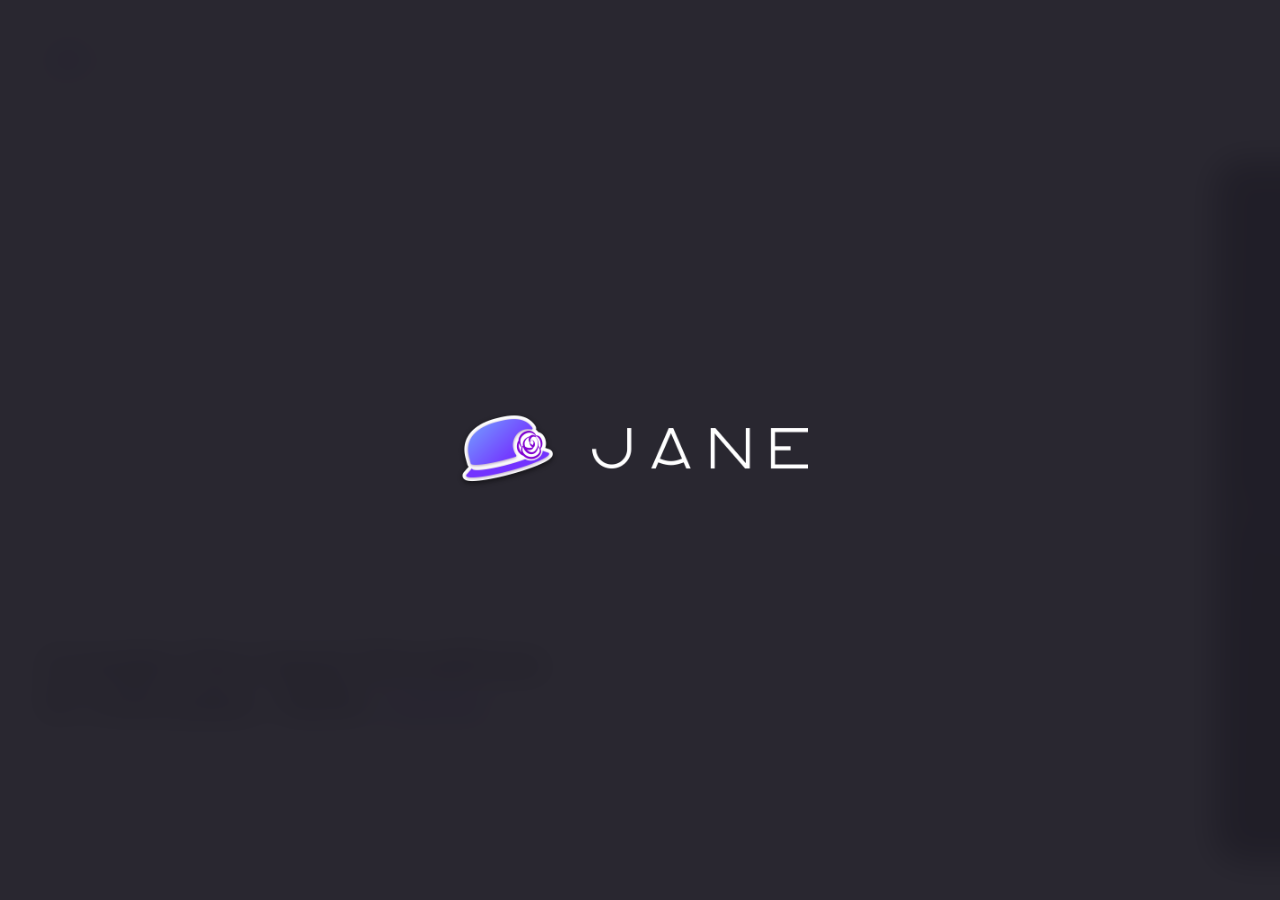
<file: index.html>
<!DOCTYPE html>
<html>

<head>
    <meta charset="utf-8" />
    <meta name="viewport" content="width=device-width, initial-scale=1.0" />
    <!-- Google tag (gtag.js) -->
    <script async src="https://www.googletagmanager.com/gtag/js?id=G-W6GSTQBQQJ"></script>
    <script>
        window.dataLayer = window.dataLayer || [];
        function gtag() { dataLayer.push(arguments); }
        gtag('js', new Date());
        gtag('config', 'G-W6GSTQBQQJ');
    </script>
    <title>Jane | PowerPoint charts done right</title>
    <meta name="viewport" content="width=device-width" />
    <meta name="description"
        content="The easiest & fastest modern PowerPoint timeline & Gantt editor, directly accessible within PowerPoint." />
    <meta property="og:title" content="Jane | PowerPoint charts done right" />
    <meta property="og:description"
        content="The easiest & fastest modern timeline & Gantt editor, directly accessible within PowerPoint." />
    <meta property="og:image" content="https://www.superjane.app/images/open_graph.png" />
    <meta property="og:image:alt" content="Jane: PowerPoint charts done right." />
    <meta property="og:image:width" content="1200" />
    <meta property="og:image:height" content="630" />
    <meta name="twitter:title" content="Jane | PowerPoint charts done right" />
    <meta name="twitter:description"
        content="The easiest & fastest modern timeline & Gantt editor, directly accessible within PowerPoint." />
    <meta name="twitter:url" content="https://www.superjane.app/?src=twitter" />
    <meta name="twitter:image:src" content="https://www.superjane.app/images/twitter.png" />
    <meta name="twitter:image:alt" content="Jane: PowerPoint charts done right." />
    <link rel="stylesheet" type="text/css" href="css/navigation.css?v=6" />
    <link rel="stylesheet" type="text/css" href="css/style.css?v=6" />
    <link rel="stylesheet" type="text/css" href="css/images.css?v=6" />
    <link rel="icon" href="images/favicon.png" />
    <link rel="canonical" href="https://www.superjane.app/" />
    <style>
        @import url('https://fonts.googleapis.com/css2?family=Poppins:ital,wght@0,100;0,200;0,300;0,400;0,500;0,600;0,700;0,800;0,900;1,100;1,200;1,300;1,400;1,500;1,600;1,700;1,800;1,900&display=swap');
    </style>
    <script async src="https://tally.so/widgets/embed.js"></script>
</head>

<body id="body">
    <header>
        <div id="logo" alt="Jane" onClick="navigatePage(1)"></div>
        <div id="menu" onClick="openMenu()">
            <div class="menu_icon" id="men_1"></div>
            <div class="menu_icon" id="men_2"></div>
            <div class="menu_icon" id="men_3"></div>
            <div class="menu_icon" id="men_4"></div>
        </div>
        <div id="menu_list">
            <a class="menu_item button active" id="menu_item_1" onClick="navigatePage(1)">Hello</a>
            <a class="menu_item button" id="menu_item_2" onClick="navigatePage(2)">Who's Jane</a>
            <a class="menu_item button" id="menu_item_3" onClick="navigatePage(3)">How Jane helps</a>
            <a class="menu_item button" id="menu_item_4" onClick="navigatePage(4)">Get a license</a>
        </div>
    </header>


    <section class="content">
        <section class="pages state1" id="page_1">
            <div class="fullscreen_img" id="img_1"></div>
            <div class="fullscreen_img" id="img_2"></div>
            <div class="bottom_content" id="bott_cont_1">
                <h1>Create the best timelines<br>in minutes. With <span>Jane</span>.</h1>
                <button class="button white_button" id="button_1" onClick="navigatePage(2)">Wait, who's Jane?</button>
            </div>
            <div class="navigation nav_page_1" onClick="navigatePage(1)"></div>
        </section>


        <section class="pages state1" id="page_2">
            <h2 class="page_2_title">How can Jane help you?</h2>
            <div class="page_2_content" id="page_2_content_1">
                <div class="slide_img" id="slide_img_1"></div>
                <div class="page_2_text">
                    <h3>Create your best timelines<br>within <span>PowerPoint</span>.</h3>
                    <p>Stay in your favorite tool. Don’t leave data online.</p>
                    <button class="button black_button" onClick="navigatePage(3)">How can Jane help?</button>
                </div>
            </div>
            <div class="page_2_content" id="page_2_content_2">
                <div class="slide_img" id="slide_img_2"></div>
                <div class="page_2_text">
                    <h3>Professional design<br>with <span>no effort</span>.</h3>
                    <p>Create beautiful and readable timelines in a few clicks.</p>
                    <button class="button black_button" onClick="navigatePage(3)">How can Jane help?</button>
                </div>
            </div>
            <div class="page_2_content" id="page_2_content_3">
                <div class="slide_img" id="slide_img_3"></div>
                <div class="page_2_text">
                    <h3>Stay compliant<br>with <span>your brand</span>.</h3>
                    <p>Create timelines that match your brand guidelines without even knowing it.</p>
                    <button class="button black_button" onClick="navigatePage(3)">How can Jane help?</button>
                </div>
            </div>
            <div class="page_2_content" id="page_2_content_4">
                <div class="slide_img" id="slide_img_4"></div>
                <div class="page_2_text">
                    <h3>Always fit your slide,<br>always <span>readable</span>.</h3>
                    <p>Automatically adjust your timeline to your content... and to your slide</p>
                    <button class="button black_button" onClick="navigatePage(3)">How can Jane help?</button>
                </div>
            </div>
            <div class="page_2_content" id="page_2_content_5">
                <div class="slide_img" id="slide_img_5"></div>
                <div class="page_2_text">
                    <h3>Gain time, never<br>start <span>from scratch</span>.</h3>
                    <p>Create timelines with relevant content using Jane’s templates</p>
                    <button class="button black_button" onClick="navigatePage(3)">How can Jane help?</button>
                </div>
            </div>
            <div class="page_2_content" id="page_2_content_6">
                <div class="slide_img" id="slide_img_6"></div>
                <div class="page_2_text">
                    <h3>Don't waste more<br>than <span>a few clicks</span>.</h3>
                    <p>Retrieve the best of web experience within PowerPoint.</p>
                    <button class="button black_button" onClick="navigatePage(3)">How can Jane help?</button>
                </div>
            </div>
            <div class="page_2_nav">
                <div class="page_2_nav_button" id="page_2_nav_up" onClick="navCarousel(0)"><img src="images/icons/Arrow-up.svg"></div>
                <div class="page_2_nav_pagination">
                    <div class="pagination" id="pagination_1" onClick="navCarousel(1)"></div>
                    <div class="pagination" id="pagination_2" onClick="navCarousel(2)"></div>
                    <div class="pagination" id="pagination_3" onClick="navCarousel(3)"></div>
                    <div class="pagination" id="pagination_4" onClick="navCarousel(4)"></div>
                    <div class="pagination" id="pagination_5" onClick="navCarousel(5)"></div>
                    <div class="pagination" id="pagination_6" onClick="navCarousel(6)"></div>
                </div>
                <div class="page_2_nav_button" id="page_2_nav_down" onClick="navCarousel(99)"><img src="images/icons/Arrow-down.svg"></div>
            </div>
            <div class="navigation nav_page_2 left" onClick="navigatePage(2)">
                <div class="arrow" id="arrow_left">
                    <div class="arrow_icon left"></div>
                    <div class="arrow_icon right"></div>
                </div>
            </div>
            <div class="navigation nav_page_2 right" onClick="navigatePage(2)">
                <div class="arrow" id="arrow_right">
                    <div class="arrow_icon left"></div>
                    <div class="arrow_icon right"></div>
                </div>
            </div>
        </section>


        <section class="pages state1" id="page_3">
            <h2>Let Jane help you in your <span>everyday tasks</span>.</h2>
            <div id="page_3_content">
                <a class="use_case" href="use_cases/gantt.html" target="_blank">
                    <div class="use_case_icon" id="uc_icon_1"></div>
                    <h3 class="use_case_title">Gantt charts</h3>
                    <p>Just show your plan and go with the flow.</p>
                    <span class="link">Learn more</span>
                </a>
                <a class="use_case" href="use_cases/roadmap.html" target="_blank">
                    <div class="use_case_icon" id="uc_icon_2"></div>
                    <h3 class="use_case_title">Roadmaps</h3>
                    <p>Showing the way to your company has never been that easy.</p>
                    <span class="link">Learn more</span>
                </a>
                <a class="use_case" href="use_cases/project_planning.html" target="_blank">
                    <div class="use_case_icon" id="uc_icon_3"></div>
                    <h3 class="use_case_title">Project planning</h3>
                    <p>Never lose sight of your activities ever again.</p>
                    <span class="link">Learn more</span>
                </a>
                <a class="use_case" href="use_cases/event_planning.html" target="_blank">
                    <div class="use_case_icon" id="uc_icon_4"></div>
                    <h3 class="use_case_title">Event planning</h3>
                    <p>You cannot say planning is tough anymore.</p>
                    <span class="link">Learn more</span>
                </a>
                <a class="use_case" href="use_cases/workload.html" target="_blank">
                    <div class="use_case_icon" id="uc_icon_5"></div>
                    <h3 class="use_case_title">Workload management</h3>
                    <p>Who does what is a question you will soon forget.</p>
                    <span class="link">Learn more</span>
                </a>
                <a class="use_case disabled_uc" target="_blank">
                    <div class="use_case_icon" id="uc_icon_6"></div>
                    <h3 class="use_case_title">And so much more.</h3>
                    <p>With Jane, everything you can dream of awaits...</p>
                    <span class="link" style="visibility: hidden;">Learn more</span>
                </a>
            </div>
            <button class="button white_button" id="button_3" onClick="navigatePage(4)">Okay, how much?</button>
            <div class="navigation nav_page_3" onClick="navigatePage(3)">
            </div>
        </section>


        <section class="pages state1" id="page_4">
            <div class="pricing">
                <h4>Wanna be a part of Jane's story?</h4>
                <p class="pricing_text price_container"><span class="price stroked">150</span><span class="price real">100€</span>/year per user*</p>
                <p class="asterisk">*because you’re an early bird ♡</p>
                <ul class="pricing_benefits">
                    <li class="pricing_text">PowerPoint Add-on</li>
                    <li class="pricing_text">Unlimited charts</li>
                    <li class="pricing_text">Client support</li>
                    <li class="pricing_text">Product updates included</li>
                    <li class="pricing_text">Discount starting at 10+ users</li>
                </ul>
                <a href="https://buy.stripe.com/7sI28b4nXfYY0nK4gg" target="_blank"><button class="button white_button" id="button_4">Get a license</button></a>
                <p class="asterisk">7-day free trial included</p>
                <div id="contact_icon"></div>
            </div>
            <div class="navigation nav_page_4" onClick="navigatePage(4)">
                <div id="page_4_nav_button"><img src="images/icons/Arrow-hor.svg"></div>
            </div>
            <div class="bottom_links"><a class="link bottom_link" href="legal.html" target="_blank">Terms of services & privacy policy</a> • <a class="link bottom_link" href="faq.html" target="_blank">Frequently Asked Questions</a></div>
        </section>
    </section>
</body>
<section id="loader">
    <div id="loader_logo"></div>
</section>



<script type="text/javascript" src="js/script.js?v=6"></script>
</html>
</file>
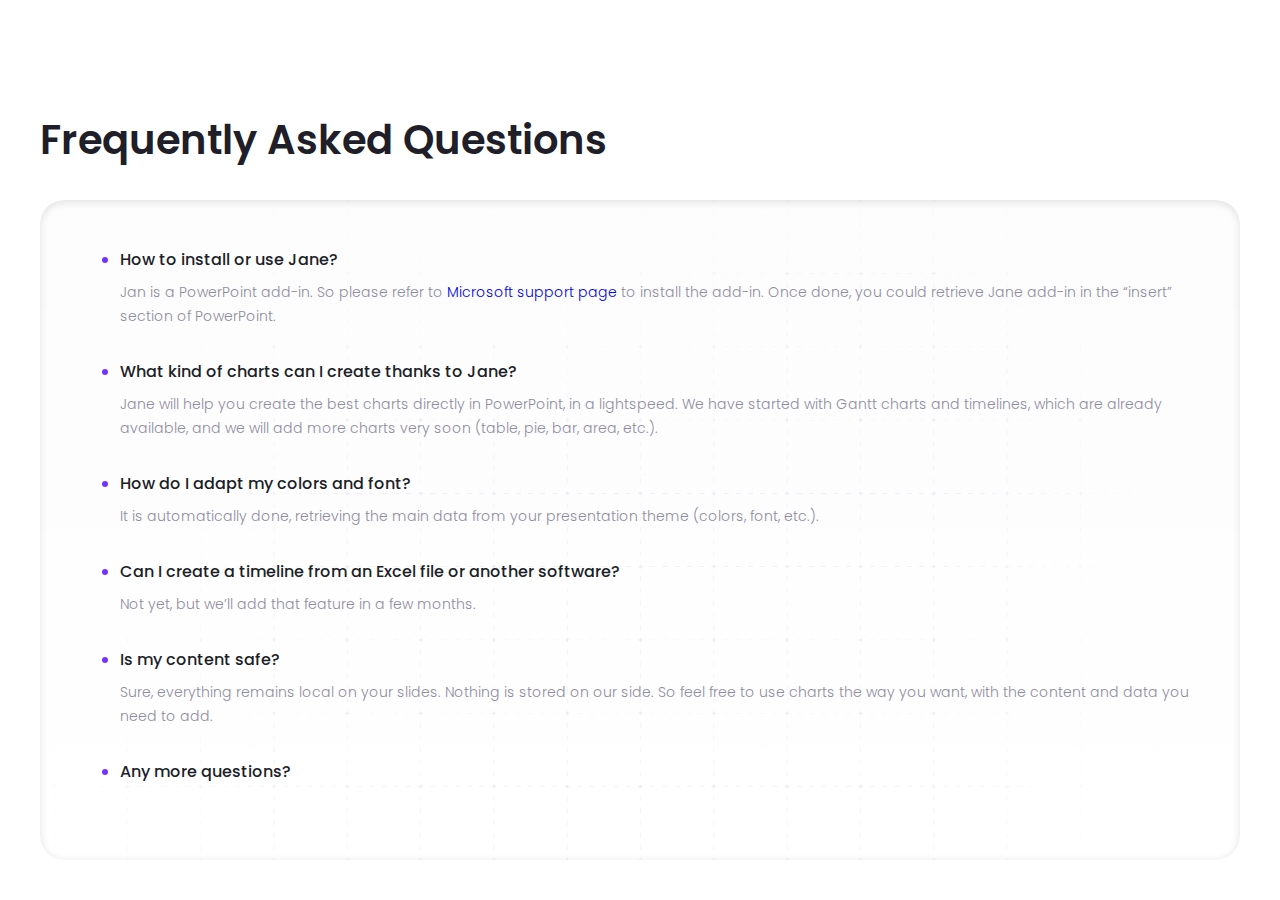
<file: faq.html>
<!DOCTYPE html>
<html>
    <head>
        <meta charset="utf-8" />
        <meta name="viewport" content="width=device-width, initial-scale=1.0" />
        <!-- Google tag (gtag.js) -->
            <script async src="https://www.googletagmanager.com/gtag/js?id=G-W6GSTQBQQJ"></script>
            <script>
                window.dataLayer = window.dataLayer || [];
                function gtag(){dataLayer.push(arguments);}
                gtag('js', new Date());
                gtag('config', 'G-W6GSTQBQQJ');
            </script>
        <title>Jane | FAQ</title>
        <meta name="viewport" content="width=device-width" />
        <meta name="description" content="The easiest & fastest modern PowerPoint timeline & Gantt editor, directly accessible within PowerPoint." />
        <meta property="og:title" content="Jane | PowerPoint charts done right" />
        <meta property="og:description" content="The easiest & fastest modern timeline & Gantt editor, directly accessible within PowerPoint." />
        <meta property="og:image" content="https://www.superjane.app/images/open_graph.png" />
        <meta property="og:image:alt" content="Jane: PowerPoint charts done right." />
        <meta property="og:image:width" content="1200" />
        <meta property="og:image:height" content="630" />
        <meta name="twitter:title" content="Jane | PowerPoint charts done right" />
        <meta name="twitter:description" content="The easiest & fastest modern timeline & Gantt editor, directly accessible within PowerPoint." />
        <meta name="twitter:url" content="https://www.superjane.app/?src=twitter" />
        <meta name="twitter:image:src" content="https://www.superjane.app/images/twitter.png" />
        <meta name="twitter:image:alt" content="Jane: PowerPoint charts done right." />
        <link rel="stylesheet" type="text/css" href="css/navigation.css?v=6" />
        <link rel="stylesheet" type="text/css" href="css/style.css?v=6" />
        <link rel="stylesheet" type="text/css" href="css/legal.css?v=6" />
        <link rel="icon" href="images/favicon.png" />
        <style>
            @import url('https://fonts.googleapis.com/css2?family=Poppins:ital,wght@0,100;0,200;0,300;0,400;0,500;0,600;0,700;0,800;0,900;1,100;1,200;1,300;1,400;1,500;1,600;1,700;1,800;1,900&display=swap');
        </style>
        <script async src="https://tally.so/widgets/embed.js"></script>
    </head>
    <body id="legal_body">
        <header><div alt="Jane" id="logo"><a href="index.html"></a></div></header>
        <h2 id="legal_title">Frequently Asked Questions</h2>
        <section class="legal_section active" id="faq">
            <ul class="legal_list">
                <li>How to install or use Jane?
                    <p>Jan is a PowerPoint add-in. So please refer to <a href="https://support.microsoft.com/en-au/office/add-or-load-a-powerpoint-add-in-3de8bbc2-2481-457a-8841-7334cd5b455f">Microsoft support page</a> to install the add-in. Once done, you could retrieve Jane add-in in the “insert” section of PowerPoint.</p>
                </li>
                <li>What kind of charts can I create thanks to Jane?
                    <p>Jane will help you create the best charts directly in PowerPoint, in a lightspeed. We have started with Gantt charts and timelines, which are already available, and we will add more charts very soon (table, pie, bar, area, etc.).</p>
                </li>
                <li>How do I adapt my colors and font?
                    <p>It is automatically done, retrieving the main data from your presentation theme (colors, font, etc.).</p>
                </li>
                <li>Can I create a timeline from an Excel file or another software?
                    <p>Not yet, but we’ll add that feature in a few months.</p>
                </li>
                <li>Is my content safe?
                    <p>Sure, everything remains local on your slides. Nothing is stored on our side. So feel free to use charts the way you want, with the content and data you need to add.</p>
                </li>
                <li>Any more questions?
                    <iframe data-tally-src="https://tally.so/embed/mD70qb?alignLeft=1&hideTitle=1&dynamicHeight=1" loading="lazy" width="100%" height="253" frameborder="0" marginheight="0" marginwidth="0" title="Support form"></iframe><script>var d=document,w="https://tally.so/widgets/embed.js",v=function(){"undefined"!=typeof Tally?Tally.loadEmbeds():d.querySelectorAll("iframe[data-tally-src]:not([src])").forEach((function(e){e.src=e.dataset.tallySrc}))};if("undefined"!=typeof Tally)v();else if(d.querySelector('script[src="'+w+'"]')==null){var s=d.createElement("script");s.src=w,s.onload=v,s.onerror=v,d.body.appendChild(s);}</script>
                </li>
            </ul>
        </section>
    </body>




    <script type="text/javascript" src="js/legalScript.js?v=6"></script>
</html>
</file>
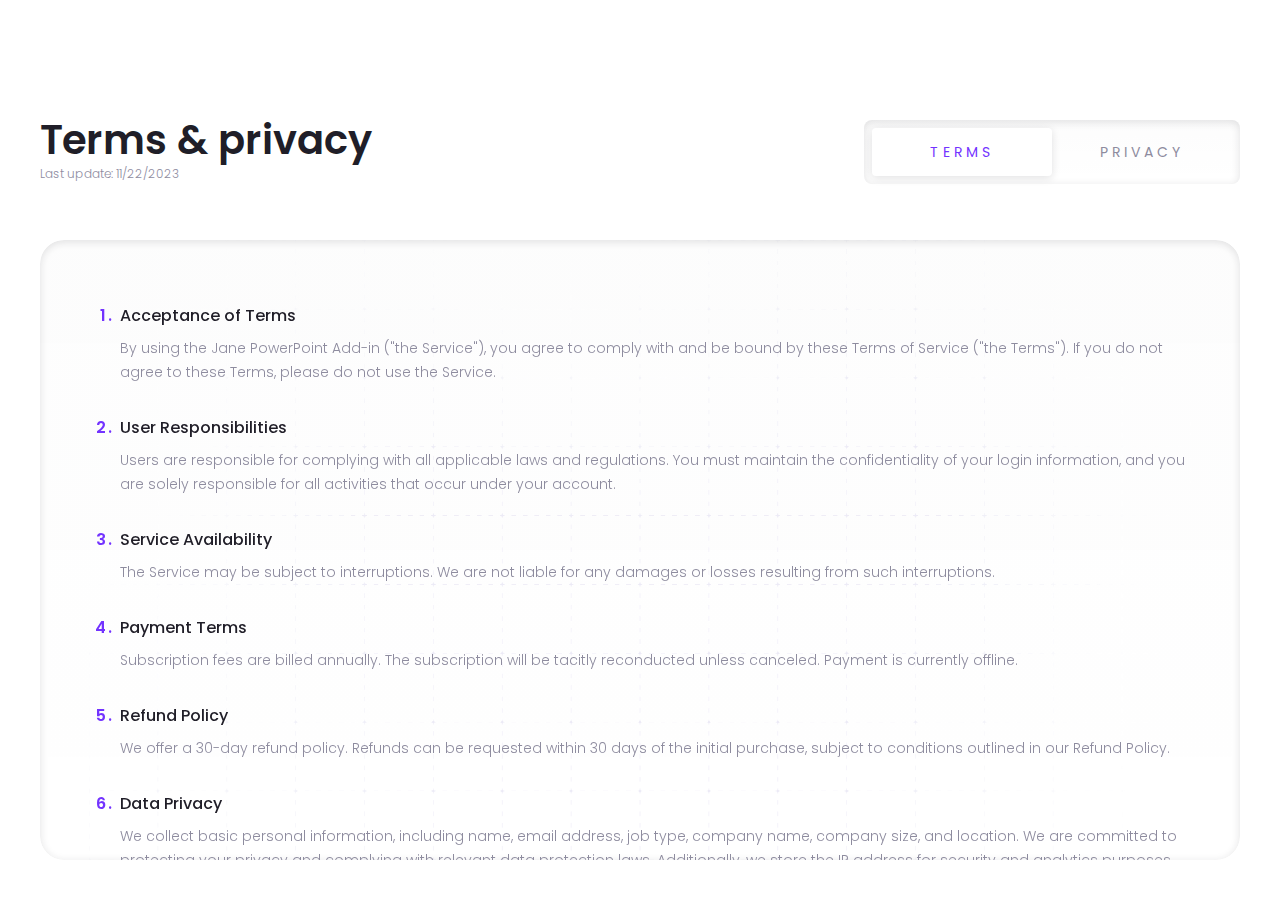
<file: legal.html>
<!DOCTYPE html>
<html>
    <head>
        <meta charset="utf-8" />
        <meta name="viewport" content="width=device-width, initial-scale=1.0" />
        <!-- Google tag (gtag.js) -->
            <script async src="https://www.googletagmanager.com/gtag/js?id=G-W6GSTQBQQJ"></script>
            <script>
                window.dataLayer = window.dataLayer || [];
                function gtag(){dataLayer.push(arguments);}
                gtag('js', new Date());
                gtag('config', 'G-W6GSTQBQQJ');
            </script>
        <title>Jane | Terms of services & privacy policy</title>
        <meta name="viewport" content="width=device-width" />
        <meta name="description" content="The easiest & fastest modern PowerPoint timeline & Gantt editor, directly accessible within PowerPoint." />
        <meta property="og:title" content="Jane | PowerPoint charts done right" />
        <meta property="og:description" content="The easiest & fastest modern timeline & Gantt editor, directly accessible within PowerPoint." />
        <meta property="og:image" content="https://www.superjane.app/images/open_graph.png" />
        <meta property="og:image:alt" content="Jane: PowerPoint charts done right." />
        <meta property="og:image:width" content="1200" />
        <meta property="og:image:height" content="630" />
        <meta name="twitter:title" content="Jane | PowerPoint charts done right" />
        <meta name="twitter:description" content="The easiest & fastest modern timeline & Gantt editor, directly accessible within PowerPoint." />
        <meta name="twitter:url" content="https://www.superjane.app/?src=twitter" />
        <meta name="twitter:image:src" content="https://www.superjane.app/images/twitter.png" />
        <meta name="twitter:image:alt" content="Jane: PowerPoint charts done right." />
        <link rel="stylesheet" type="text/css" href="css/navigation.css?v=6" />
        <link rel="stylesheet" type="text/css" href="css/style.css?v=6" />
        <link rel="stylesheet" type="text/css" href="css/legal.css?v=6" />
        <link rel="icon" href="images/favicon.png" />
        <style>
            @import url('https://fonts.googleapis.com/css2?family=Poppins:ital,wght@0,100;0,200;0,300;0,400;0,500;0,600;0,700;0,800;0,900;1,100;1,200;1,300;1,400;1,500;1,600;1,700;1,800;1,900&display=swap');
        </style>
        <script async src="https://tally.so/widgets/embed.js"></script>
    </head>
    <body id="legal_body">
        <header><div alt="Jane" id="logo"><a href="index.html"></a></div></header>
        <h2 id="legal_title">Terms & privacy</h2>
        <span id="legal_date">Last update: 11/22/2023</span>
        <nav class="tabs">
            <div class="nav_tab active" id="tab_1" onClick="legalNav(0)">Terms</div>
            <div class="nav_tab" id="tab_2" onClick="legalNav(1)">Privacy</div>
        </nav>
        <section class="legal_section active" id="terms">
            <ol class="legal_list">
                <li>Acceptance of Terms
                    <p>By using the Jane PowerPoint Add-in ("the Service"), you agree to comply with and be bound by these Terms of Service ("the Terms"). If you do not agree to these Terms, please do not use the Service.</p>
                </li>
                <li>User Responsibilities
                    <p>Users are responsible for complying with all applicable laws and regulations. You must maintain the confidentiality of your login information, and you are solely responsible for all activities that occur under your account.</p>
                </li>
                <li>Service Availability
                    <p>The Service may be subject to interruptions. We are not liable for any damages or losses resulting from such interruptions.</p>
                </li>
                <li>Payment Terms
                    <p>Subscription fees are billed annually. The subscription will be tacitly reconducted unless canceled. Payment is currently offline.</p>
                </li>
                <li>Refund Policy
                    <p>We offer a 30-day refund policy. Refunds can be requested within 30 days of the initial purchase, subject to conditions outlined in our Refund Policy.</p>
                </li>
                <li>Data Privacy
                    <p>We collect basic personal information, including name, email address, job type, company name, company size, and location. We are committed to protecting your privacy and complying with relevant data protection laws. Additionally, we store the IP address for security and analytics purposes.</p>
                </li>
                <li>Data Storage
                    <p>Client data, including charts, is stored locally in PowerPoint and not on our servers.</p>
                </li>
                <li>Access Control
                    <p>The Service provides individual access for clients. Users are responsible for maintaining the security of their access credentials.</p>
                </li>
                <li>Distribution
                    <p>The add-in will be distributed through the store, subject to the store's terms and conditions.</p>
                </li>
                <li>Intellectual Property
                    <p>Clients retain ownership of the intellectual property rights to charts generated using the Jane add-in.</p>
                </li>
                <li>imitation of Liability
                    <p>We are not liable for any direct, indirect, incidental, consequential, or special damages arising out of or in any way connected with the use of the Service.</p>
                </li>
                <li>Indemnification
                    <p>Users agree to indemnify and hold our company harmless from any claims or liabilities arising out of their use of the Service.</p>
                </li>
                <li>Warranty Exclusion
                    <p>The software is provided ‘As Is’ without any express or implied warranty of any kind, including but not limited to any warranties of merchantability, noninfringement, or fitness of a particular purpose.</p>
                </li>
                <li>Governing Law
                    <p>These Terms are governed by and construed in accordance with the laws of France. Any disputes will be subject to the exclusive jurisdiction of the courts of France.</p>
                </li>
                <li>Modification of Terms
                    <p>We reserve the right to modify these Terms. Users will be notified of changes, and continued use of the Service constitutes acceptance of the modified Terms.</p>
                </li>
                <li>Termination
                    <p>Either party may terminate the agreement under the conditions outlined in these Terms.</p>
                </li>
                <li>Contact Information
                    <p>For support or inquiries, please contact us at <a href="mailto:contact@superjane.app">contact@superjane.app</a>.</p>
                </li>
            </ol>
        </section>
        <section class="legal_section" id="privacy">
            <ol class="legal_list">
                <li>Introduction
                    <p>This Privacy Policy outlines how Jane ("we," "our," or "us") collects, uses, processes, and protects the personal information of users of our services. By using our services, you agree to the terms of this Privacy Policy.</p>
                </li>
                <li>Types of Personal Data Collected
                    <p>We collect the following personal user data:</p>
                    <ul>
                        <li>Names</li>
                        <li>Email addresses</li>
                        <li>Job titles</li>
                        <li>Company names</li>
                        <li>IP addresses</li>
                        <li>Cookie IDs</li>
                        <li>License keys</li>
                        <li>Location information</li>
                    </ul>
                </li>
                <li>Methods of Data Collection
                    <p>We collect the aforementioned data when users create access to our services.</p>
                </li>
                <li>Purpose of Data Collection
                    <p>The data collected is processed to improve the operation and ergonomics of our solution, providing users with an enhanced experience.</p>
                </li>
                <li>Third-Party Services
                    <p>We utilize third-party services for analytics, tracking, and bug reporting. All our suppliers comply with the General Data Protection Regulation (GDPR) and adhere to strict data protection standards.</p>
                </li>
                <li>Data Security Measures
                    <p>We implement various security measures to protect user data, including encryption, secure servers, and access controls. </p>
                </li>
                <li>Cookies and Tracking Technologies
                    <p>COur website uses cookies and other tracking technologies to enhance user experience. Users can manage their preferences related to cookies.</p>
                </li>
                <li>GDPR Compliance
                    <p>If you are a European Union (EU) citizen, please note that we comply with the GDPR. The legal basis for processing your data is [provide legal basis, e.g., consent or legitimate interest]. For GDPR inquiries, you can contact our Data Protection Officer at <a href="mailto:privacy@superjane.app">privacy@superjane.app</a>.</p>
                </li>
                <li>Data Retention Period
                    <p>We will retain your personal information for the period necessary to fulfill the purposes outlined in this Privacy Policy unless a longer retention period is required or permitted by law. Different types of data may have different retention periods.</p>
                </li>
                <li>Updates to the Privacy Policy
                    <p>This Privacy Policy may be updated from time to time. Users will be notified of any changes, and continued use of our services constitutes acceptance of the modified policy.</p>
                </li>
                <li>Contact Information
                    <p>For privacy concerns or questions regarding this Privacy Policy, please contact us at <a href="mailto:contact@superjane.app">contact@superjane.app</a>.</p>
                </li>
            </ol>
        </section>
    </body>



    <script type="text/javascript" src="js/legalScript.js?v=6"></script>
</html>
</file>
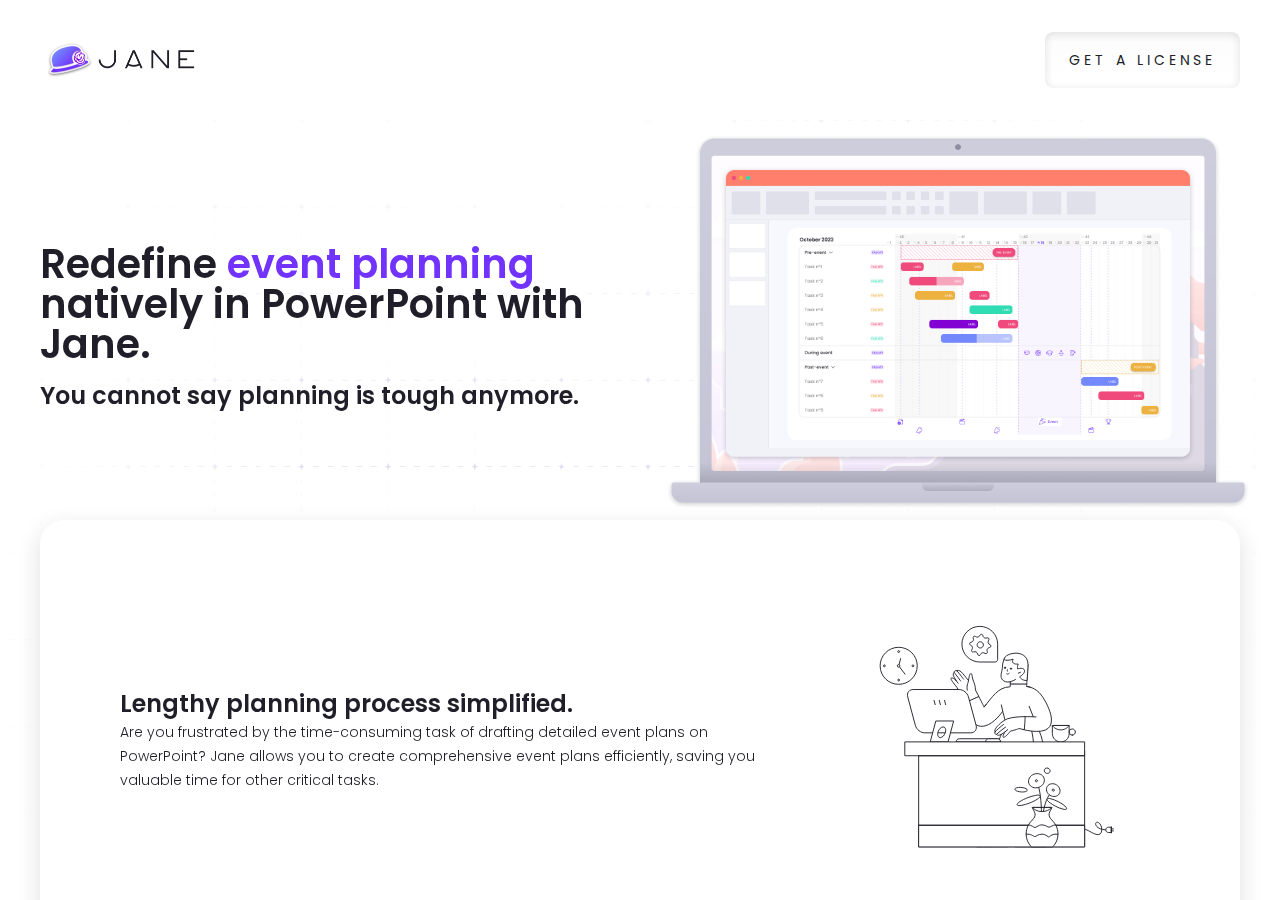
<file: use_cases/event_planning.html>
<!DOCTYPE html>
<html>

<head>
    <meta charset="utf-8" />
    <meta name="viewport" content="width=device-width, initial-scale=1.0" />
    <!-- Google tag (gtag.js) -->
    <script async src="https://www.googletagmanager.com/gtag/js?id=G-W6GSTQBQQJ"></script>
    <script>
        window.dataLayer = window.dataLayer || [];
        function gtag() { dataLayer.push(arguments); }
        gtag('js', new Date());
        gtag('config', 'G-W6GSTQBQQJ');
    </script>
    <title>Jane | Build and report your event planning in no time</title>
    <meta name="viewport" content="width=device-width" />
    <meta name="description"
        content="The easiest & fastest modern PowerPoint timeline & Gantt editor, directly accessible within PowerPoint." />
    <meta property="og:title" content="Jane | Build and report your event planning in no time" />
    <meta property="og:description"
        content="The easiest & fastest modern timeline & Gantt editor, directly accessible within PowerPoint." />
    <meta property="og:image" content="https://www.superjane.app/images/open_graph.png" />
    <meta property="og:image:alt" content="Jane: Build and report your event planning in no time" />
    <meta property="og:image:width" content="1200" />
    <meta property="og:image:height" content="630" />
    <meta name="twitter:title" content="Jane | Build and report your event planning in no time" />
    <meta name="twitter:description"
        content="The easiest & fastest modern timeline & Gantt editor, directly accessible within PowerPoint." />
    <meta name="twitter:url" content="https://www.superjane.app/?src=twitter" />
    <meta name="twitter:image:src" content="https://www.superjane.app/images/twitter.png" />
    <meta name="twitter:image:alt" content="Jane: Build and report your event planning in no time" />
    <link rel="stylesheet" type="text/css" href="../css/navigation.css?v=6" />
    <link rel="stylesheet" type="text/css" href="../css/style.css?v=6" />
    <link rel="stylesheet" type="text/css" href="../css/use_cases.css?v=6" />
    <link rel="stylesheet" type="text/css" href="../css/images.css?v=6" />
    <link rel="icon" href="../images/favicon.png" />
    <link rel="canonical" href="https://www.superjane.app/" />
    <style>
        @import url('https://fonts.googleapis.com/css2?family=Poppins:ital,wght@0,100;0,200;0,300;0,400;0,500;0,600;0,700;0,800;0,900;1,100;1,200;1,300;1,400;1,500;1,600;1,700;1,800;1,900&display=swap');
    </style>
    <script async src="https://tally.so/widgets/embed.js"></script>
</head>

<body id="body">
    <header>
        <a href="../index.html"><div id="logo" alt="Jane"></div></a>
        <a href="https://buy.stripe.com/7sI28b4nXfYY0nK4gg" target="_blank"><button class="button white_button" id="uc_button">Get a license</button></a>
    </header>



    <section class="content">
        <div class="hero">
            <div class="hero_text">
                <h1>Redefine <span>event planning</span> natively in PowerPoint with Jane.</h1>
                <h3>You cannot say planning is tough anymore.</h3>
            </div>
            <div class="hero_image event_planning"></div>
        </div>
        <section class="pain">
            <div class="pain_content left">
                <div class="pain_content_img pci_1 event_planning"></div>
                <div class="pain_content_text">
                    <h3>Lengthy planning process simplified.</h3>
                    <p>Are you frustrated by the time-consuming task of drafting detailed event plans on PowerPoint? Jane allows you to create comprehensive event plans efficiently, saving you valuable time for other critical tasks.</p>
                </div>
            </div>
            <div class="pain_content right">
                <div class="pain_content_img pci_2 event_planning"></div>
                <div class="pain_content_text">
                    <h3>Effortless task updates, not awful anymore.</h3>
                    <p>Updating tasks in PowerPoint can be tough. Jane makes task updates a seamless and hassle-free process. Say goodbye to the frustration of tedious adjustments, and enjoy the ease of managing and updating tasks effortlessly within PowerPoint.</p>
                </div>
            </div>
        </section>
        <section class="solution">
            <h2>Everybody needs help sometimes. <span>Jane</span> is here for you.</h2>
            <div class="solution_container">
                <div class="solution_content">
                    <div class="solution_content_img sci_1"></div>
                    <div class="solution_content_text">
                        <h3>Template Library</h3>
                        <p>Find the perfect event planning template without the lengthy search. Kickstart your planning process with professionally designed templates.</p>
                    </div>
                </div>
                <div class="solution_content">
                    <div class="solution_content_img sci_2"></div>
                    <div class="solution_content_text">
                        <h3>Auto-Resize magic</h3>
                        <p>No more struggles with resizing elements. Experience a seamless and automated system that maintains visual coherence without the time-consuming manual effort.</p>
                    </div>
                </div>
                <div class="solution_content">
                    <div class="solution_content_img sci_4"></div>
                    <div class="solution_content_text">
                        <h3>Native PowerPoint integration</h3>
                        <p>Embrace a unified platform for efficient event planning and presentation design. Enjoy the benefits of simplicity and familiarity in one powerful package.</p>
                    </div>
                </div>
            </div>
        </section>



        <section class="footer">
            <div class="pricing use_case_content">
                <h4>Ready to elevate your event planning process?</h4>
                <p class="pricing_text price_container"><span class="price stroked">150</span><span class="price real">100€</span>/year per user*</p>
                <p class="asterisk">*because you’re an early bird ♡</p>
                <ul class="pricing_benefits">
                    <li class="pricing_text">PowerPoint Add-on</li>
                    <li class="pricing_text">Unlimited charts</li>
                    <li class="pricing_text">Client support</li>
                    <li class="pricing_text">Product updates included</li>
                    <li class="pricing_text">Discount starting at 10+ users</li>
                </ul>
                <a href="https://buy.stripe.com/7sI28b4nXfYY0nK4gg" target="_blank"><button class="button white_button" id="button_4">Get a license</button></a>
                <p class="asterisk">7-day free trial included</p>
                <div id="contact_icon"></div>
            </div>
            <div class="bottom_links use_case_content"><a class="link bottom_link" href="../legal.html" target="_blank">Terms of services & privacy policy</a> • <a class="link bottom_link" href="../faq.html" target="_blank">Frequently Asked Questions</a></div>
        </section>

        <div id="uc_nav_list">
            <a class="uc_nav_item button left" href="project_planning.html">Project planning</a>
            <a class="uc_nav_item button active" href="event_planning.html">Event planning</a>
            <a class="uc_nav_item button right" href="workload.html">Workload management</a>
        </div>
    </section>
</body>
</file>
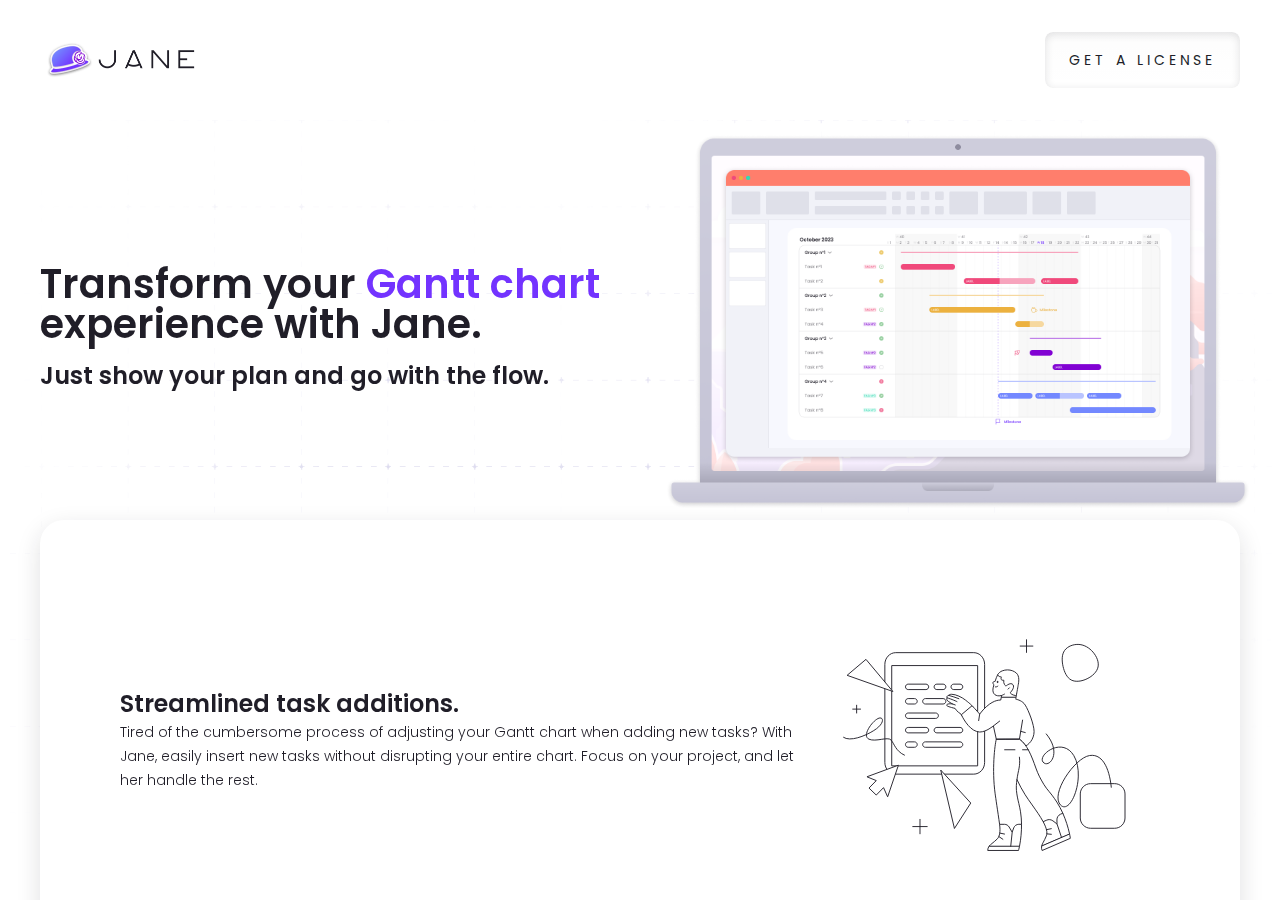
<file: use_cases/gantt.html>
<!DOCTYPE html>
<html>

<head>
    <meta charset="utf-8" />
    <meta name="viewport" content="width=device-width, initial-scale=1.0" />
    <!-- Google tag (gtag.js) -->
    <script async src="https://www.googletagmanager.com/gtag/js?id=G-W6GSTQBQQJ"></script>
    <script>
        window.dataLayer = window.dataLayer || [];
        function gtag() { dataLayer.push(arguments); }
        gtag('js', new Date());
        gtag('config', 'G-W6GSTQBQQJ');
    </script>
    <title>Jane | Build and report gantt charts in no time</title>
    <meta name="viewport" content="width=device-width" />
    <meta name="description"
        content="The easiest & fastest modern PowerPoint timeline & Gantt editor, directly accessible within PowerPoint." />
    <meta property="og:title" content="Jane | Build and report gantt charts in no time" />
    <meta property="og:description"
        content="The easiest & fastest modern timeline & Gantt editor, directly accessible within PowerPoint." />
    <meta property="og:image" content="https://www.superjane.app/images/open_graph.png" />
    <meta property="og:image:alt" content="Jane: Build and report gantt charts in no time" />
    <meta property="og:image:width" content="1200" />
    <meta property="og:image:height" content="630" />
    <meta name="twitter:title" content="Jane | Build and report gantt charts in no time" />
    <meta name="twitter:description"
        content="The easiest & fastest modern timeline & Gantt editor, directly accessible within PowerPoint." />
    <meta name="twitter:url" content="https://www.superjane.app/?src=twitter" />
    <meta name="twitter:image:src" content="https://www.superjane.app/images/twitter.png" />
    <meta name="twitter:image:alt" content="Jane: Build and report gantt charts in no time" />
    <link rel="stylesheet" type="text/css" href="../css/navigation.css?v=6" />
    <link rel="stylesheet" type="text/css" href="../css/style.css?v=6" />
    <link rel="stylesheet" type="text/css" href="../css/use_cases.css?v=6" />
    <link rel="stylesheet" type="text/css" href="../css/images.css?v=6" />
    <link rel="icon" href="../images/favicon.png" />
    <link rel="canonical" href="https://www.superjane.app/" />
    <style>
        @import url('https://fonts.googleapis.com/css2?family=Poppins:ital,wght@0,100;0,200;0,300;0,400;0,500;0,600;0,700;0,800;0,900;1,100;1,200;1,300;1,400;1,500;1,600;1,700;1,800;1,900&display=swap');
    </style>
    <script async src="https://tally.so/widgets/embed.js"></script>
</head>

<body id="body">
    <header>
        <a href="../index.html"><div id="logo" alt="Jane"></div></a>
        <a href="https://buy.stripe.com/7sI28b4nXfYY0nK4gg" target="_blank"><button class="button white_button" id="uc_button">Get a license</button></a>
    </header>



    <section class="content">
        <div class="hero">
            <div class="hero_text">
                <h1>Transform your <span>Gantt chart</span> experience with Jane.</h1>
                <h3>Just show your plan and go with the flow.</h3>
            </div>
            <div class="hero_image gantt"></div>
        </div>
        <section class="pain">
            <div class="pain_content left">
                <div class="pain_content_img pci_1 gantt"></div>
                <div class="pain_content_text">
                    <h3>Streamlined task additions.</h3>
                    <p>Tired of the cumbersome process of adjusting your Gantt chart when adding new tasks? With Jane, easily insert new tasks without disrupting your entire chart. Focus on your project, and let her handle the rest.</p>
                </div>
            </div>
            <div class="pain_content right">
                <div class="pain_content_img pci_2 gantt"></div>
                <div class="pain_content_text">
                    <h3>Effortless timeline adjustments with drag & drop.</h3>
                    <p>Bid farewell to the frustration of rigid timelines. Effortlessly modify task durations, dependencies, and deadlines with a swift gesture. Enjoy a Gantt chart experience that adapts to your project's evolving needs.</p>
                </div>
            </div>
        </section>
        <section class="solution">
            <h2>Everybody needs help sometimes. <span>Jane</span> is here for you.</h2>
            <div class="solution_container">
                <div class="solution_content">
                    <div class="solution_content_img sci_1"></div>
                    <div class="solution_content_text">
                        <h3>Template Library</h3>
                        <p>Kickstart your Gantt chart creation with professionally crafted templates. Say goodbye to starting from scratch and hello to efficiency.</p>
                    </div>
                </div>
                <div class="solution_content">
                    <div class="solution_content_img sci_2"></div>
                    <div class="solution_content_text">
                        <h3>Auto-Resize magic</h3>
                        <p>Seamlessly integrate your Gantt chart in your presentation and stop stressing about resizing, adding or removing anything. Jane handles all that.</p>
                    </div>
                </div>
                <div class="solution_content">
                    <div class="solution_content_img sci_3"></div>
                    <div class="solution_content_text">
                        <h3>Drag & Drop simplicity</h3>
                        <p>Live a fluid and dynamic Gantt-building experience and watch your Gantt chart come to life with no effort.</p>
                    </div>
                </div>
            </div>
        </section>



        <section class="footer">
            <div class="pricing use_case_content">
                <h4>Ready to elevate your Gantt chart creation process?</h4>
                <p class="pricing_text price_container"><span class="price stroked">150</span><span class="price real">100€</span>/year per user*</p>
                <p class="asterisk">*because you’re an early bird ♡</p>
                <ul class="pricing_benefits">
                    <li class="pricing_text">PowerPoint Add-on</li>
                    <li class="pricing_text">Unlimited charts</li>
                    <li class="pricing_text">Client support</li>
                    <li class="pricing_text">Product updates included</li>
                    <li class="pricing_text">Discount starting at 10+ users</li>
                </ul>
                <a href="https://buy.stripe.com/7sI28b4nXfYY0nK4gg" target="_blank"><button class="button white_button" id="button_4">Get a license</button></a>
                <p class="asterisk">7-day free trial included</p>
                <div id="contact_icon"></div>
            </div>
            <div class="bottom_links use_case_content"><a class="link bottom_link" href="../legal.html" target="_blank">Terms of services & privacy policy</a> • <a class="link bottom_link" href="../faq.html" target="_blank">Frequently Asked Questions</a></div>
        </section>
        
        <div id="uc_nav_list">
            <a class="uc_nav_item button active" href="gantt.html">Gantt charts</a>
            <a class="uc_nav_item button right" href="roadmap.html">Roadmaps</a>
        </div>
    </section>
</body>
</file>
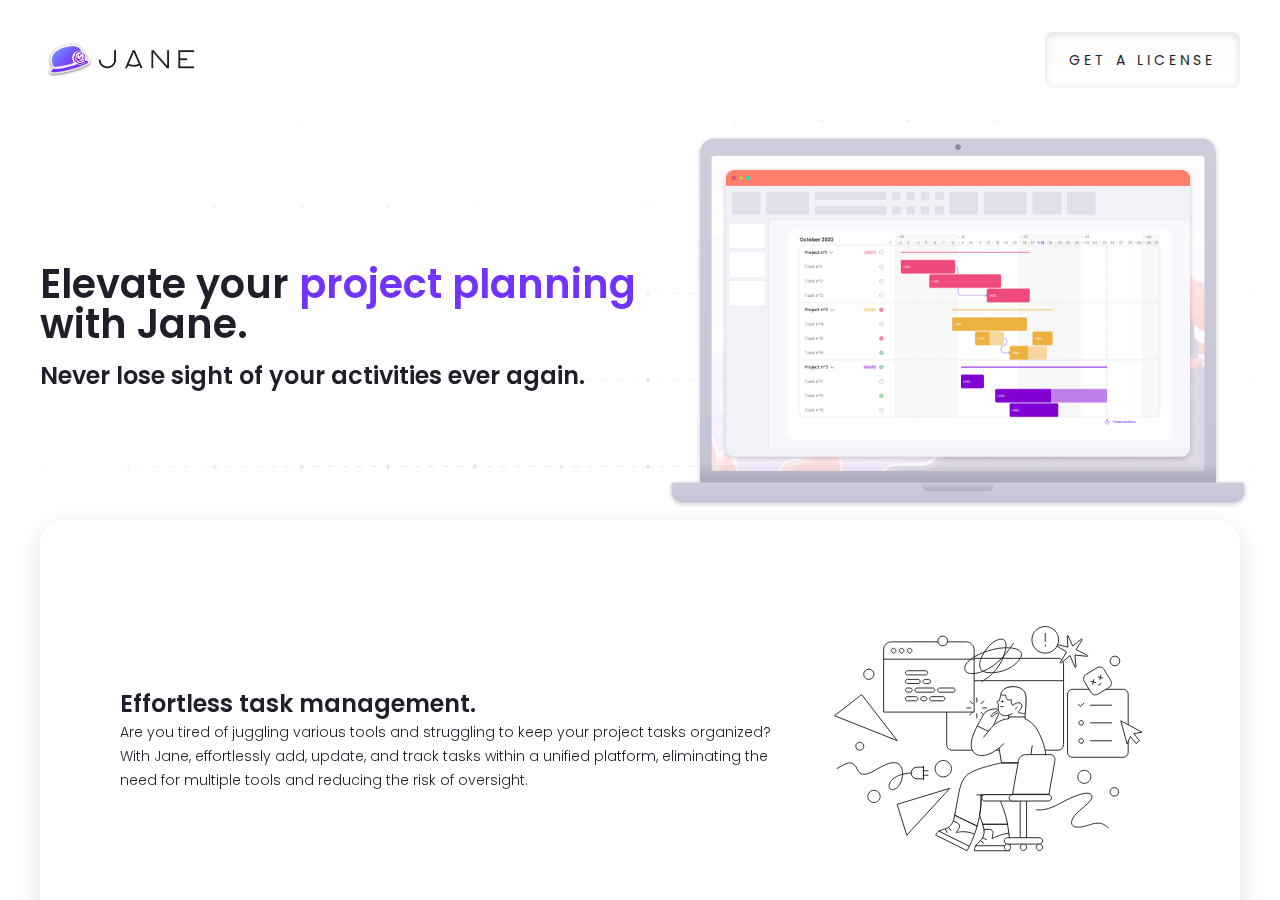
<file: use_cases/project_planning.html>
<!DOCTYPE html>
<html>

<head>
    <meta charset="utf-8" />
    <meta name="viewport" content="width=device-width, initial-scale=1.0" />
    <!-- Google tag (gtag.js) -->
    <script async src="https://www.googletagmanager.com/gtag/js?id=G-W6GSTQBQQJ"></script>
    <script>
        window.dataLayer = window.dataLayer || [];
        function gtag() { dataLayer.push(arguments); }
        gtag('js', new Date());
        gtag('config', 'G-W6GSTQBQQJ');
    </script>
    <title>Jane | Build and report your project planning in no time</title>
    <meta name="viewport" content="width=device-width" />
    <meta name="description"
        content="The easiest & fastest modern PowerPoint timeline & Gantt editor, directly accessible within PowerPoint." />
    <meta property="og:title" content="Jane | Build and report your project planning in no time" />
    <meta property="og:description"
        content="The easiest & fastest modern timeline & Gantt editor, directly accessible within PowerPoint." />
    <meta property="og:image" content="https://www.superjane.app/images/open_graph.png" />
    <meta property="og:image:alt" content="Jane: Build and report your project planning in no time" />
    <meta property="og:image:width" content="1200" />
    <meta property="og:image:height" content="630" />
    <meta name="twitter:title" content="Jane | Build and report your project planning in no time" />
    <meta name="twitter:description"
        content="The easiest & fastest modern timeline & Gantt editor, directly accessible within PowerPoint." />
    <meta name="twitter:url" content="https://www.superjane.app/?src=twitter" />
    <meta name="twitter:image:src" content="https://www.superjane.app/images/twitter.png" />
    <meta name="twitter:image:alt" content="Jane: Build and report your project planning in no time" />
    <link rel="stylesheet" type="text/css" href="../css/navigation.css?v=6" />
    <link rel="stylesheet" type="text/css" href="../css/style.css?v=6" />
    <link rel="stylesheet" type="text/css" href="../css/use_cases.css?v=6" />
    <link rel="stylesheet" type="text/css" href="../css/images.css?v=6" />
    <link rel="icon" href="../images/favicon.png" />
    <link rel="canonical" href="https://www.superjane.app/" />
    <style>
        @import url('https://fonts.googleapis.com/css2?family=Poppins:ital,wght@0,100;0,200;0,300;0,400;0,500;0,600;0,700;0,800;0,900;1,100;1,200;1,300;1,400;1,500;1,600;1,700;1,800;1,900&display=swap');
    </style>
    <script async src="https://tally.so/widgets/embed.js"></script>
</head>

<body id="body">
    <header>
        <a href="../index.html"><div id="logo" alt="Jane"></div></a>
        <a href="https://buy.stripe.com/7sI28b4nXfYY0nK4gg" target="_blank"><button class="button white_button" id="uc_button">Get a license</button></a>
    </header>



    <section class="content">
        <div class="hero">
            <div class="hero_text">
                <h1>Elevate your <span>project planning</span> with Jane.</h1>
                <h3>Never lose sight of your activities ever again.</h3>
            </div>
            <div class="hero_image project_planning"></div>
        </div>
        <section class="pain">
            <div class="pain_content left">
                <div class="pain_content_img pci_1 project_planning"></div>
                <div class="pain_content_text">
                    <h3>Effortless task management.</h3>
                    <p>Are you tired of juggling various tools and struggling to keep your project tasks organized? With Jane, effortlessly add, update, and track tasks within a unified platform, eliminating the need for multiple tools and reducing the risk of oversight.</p>
                </div>
            </div>
            <div class="pain_content right">
                <div class="pain_content_img pci_2 project_planning"></div>
                <div class="pain_content_text">
                    <h3>Dynamic timeline adjustments with drag & drop.</h3>
                    <p>Bid farewell to rigid project timelines that don't adapt to your evolving plans. Jane allows you to make real-time adjustments to project timelines. Whether it's a change in deadlines or task dependencies, enjoy the flexibility of dynamic timeline adjustments.</p>
                </div>
            </div>
        </section>
        <section class="solution">
            <h2>Everybody needs help sometimes. <span>Jane</span> is here for you.</h2>
            <div class="solution_container">
                <div class="solution_content">
                    <div class="solution_content_img sci_1"></div>
                    <div class="solution_content_text">
                        <h3>Template Library</h3>
                        <p>Kickstart your project planning with professionally crafted templates. Say goodbye to starting from scratch and hello to efficiency.</p>
                    </div>
                </div>
                <div class="solution_content">
                    <div class="solution_content_img sci_2"></div>
                    <div class="solution_content_text">
                        <h3>Auto-Resize magic</h3>
                        <p>Seamlessly integrate your project plan in your presentation and stop stressing about resizing, adding or removing anything. Jane handles all that.</p>
                    </div>
                </div>
                <div class="solution_content">
                    <div class="solution_content_img sci_4"></div>
                    <div class="solution_content_text">
                        <h3>PowerPoint workspace</h3>
                        <p>Foster teamwork and enhance communication within your project team. Break down silos, streamline communication, and boost overall project efficiency.</p>
                    </div>
                </div>
            </div>
        </section>



        <section class="footer">
            <div class="pricing use_case_content">
                <h4>Ready to elevate your project planning process?</h4>
                <p class="pricing_text price_container"><span class="price stroked">150</span><span class="price real">100€</span>/year per user*</p>
                <p class="asterisk">*because you’re an early bird ♡</p>
                <ul class="pricing_benefits">
                    <li class="pricing_text">PowerPoint Add-on</li>
                    <li class="pricing_text">Unlimited charts</li>
                    <li class="pricing_text">Client support</li>
                    <li class="pricing_text">Product updates included</li>
                    <li class="pricing_text">Discount starting at 10+ users</li>
                </ul>
                <a href="https://buy.stripe.com/7sI28b4nXfYY0nK4gg" target="_blank"><button class="button white_button" id="button_4">Get a license</button></a>
                <p class="asterisk">7-day free trial included</p>
                <div id="contact_icon"></div>
            </div>
            <div class="bottom_links use_case_content"><a class="link bottom_link" href="../legal.html" target="_blank">Terms of services & privacy policy</a> • <a class="link bottom_link" href="../faq.html" target="_blank">Frequently Asked Questions</a></div>
        </section>

        <div id="uc_nav_list">
            <a class="uc_nav_item button left" href="roadmap.html">Roadmaps</a>
            <a class="uc_nav_item button active" href="project_planning.html">Project planning</a>
            <a class="uc_nav_item button right" href="event_planning.html">Event planning</a>
        </div>
    </section>
</body>
</file>
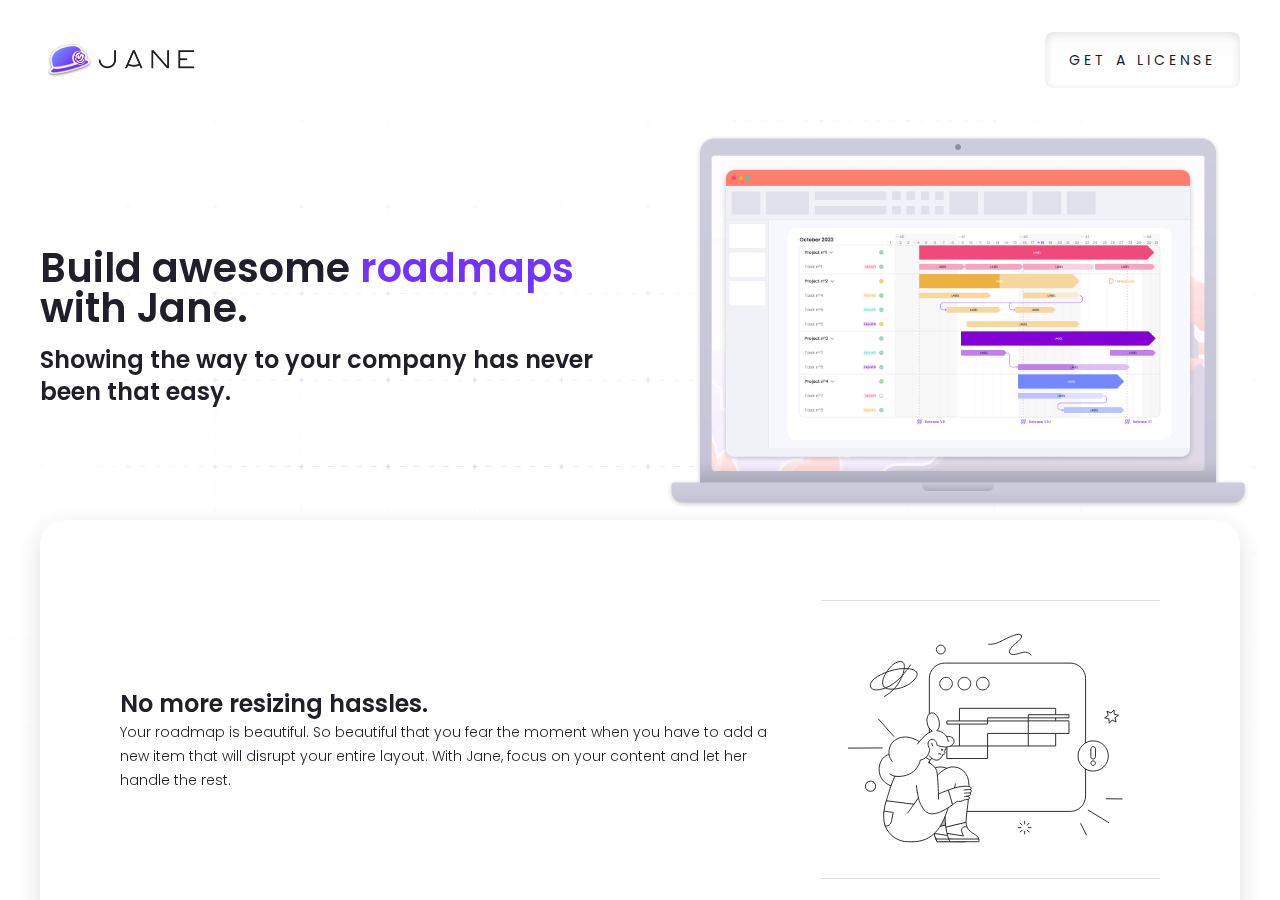
<file: use_cases/roadmap.html>
<!DOCTYPE html>
<html>

<head>
    <meta charset="utf-8" />
    <meta name="viewport" content="width=device-width, initial-scale=1.0" />
    <!-- Google tag (gtag.js) -->
    <script async src="https://www.googletagmanager.com/gtag/js?id=G-W6GSTQBQQJ"></script>
    <script>
        window.dataLayer = window.dataLayer || [];
        function gtag() { dataLayer.push(arguments); }
        gtag('js', new Date());
        gtag('config', 'G-W6GSTQBQQJ');
    </script>
    <title>Jane | Build and report roadmaps in no time</title>
    <meta name="viewport" content="width=device-width" />
    <meta name="description"
        content="The easiest & fastest modern PowerPoint timeline & Gantt editor, directly accessible within PowerPoint." />
    <meta property="og:title" content="Jane | Build and report roadmaps in no time" />
    <meta property="og:description"
        content="The easiest & fastest modern timeline & Gantt editor, directly accessible within PowerPoint." />
    <meta property="og:image" content="https://www.superjane.app/images/open_graph.png" />
    <meta property="og:image:alt" content="Jane: Build and report roadmaps in no time" />
    <meta property="og:image:width" content="1200" />
    <meta property="og:image:height" content="630" />
    <meta name="twitter:title" content="Jane | Build and report roadmaps in no time" />
    <meta name="twitter:description"
        content="The easiest & fastest modern timeline & Gantt editor, directly accessible within PowerPoint." />
    <meta name="twitter:url" content="https://www.superjane.app/?src=twitter" />
    <meta name="twitter:image:src" content="https://www.superjane.app/images/twitter.png" />
    <meta name="twitter:image:alt" content="Jane: Build and report roadmaps in no time" />
    <link rel="stylesheet" type="text/css" href="../css/navigation.css?v=6" />
    <link rel="stylesheet" type="text/css" href="../css/style.css?v=6" />
    <link rel="stylesheet" type="text/css" href="../css/use_cases.css?v=6" />
    <link rel="stylesheet" type="text/css" href="../css/images.css?v=6" />
    <link rel="icon" href="../images/favicon.png" />
    <link rel="canonical" href="https://www.superjane.app/" />
    <style>
        @import url('https://fonts.googleapis.com/css2?family=Poppins:ital,wght@0,100;0,200;0,300;0,400;0,500;0,600;0,700;0,800;0,900;1,100;1,200;1,300;1,400;1,500;1,600;1,700;1,800;1,900&display=swap');
    </style>
    <script async src="https://tally.so/widgets/embed.js"></script>
</head>

<body id="body">
    <header>
        <a href="../index.html"><div id="logo" alt="Jane"></div></a>
        <a href="https://buy.stripe.com/7sI28b4nXfYY0nK4gg" target="_blank"><button class="button white_button" id="uc_button">Get a license</button></a>
    </header>



    <section class="content">
        <div class="hero">
            <div class="hero_text">
                <h1>Build awesome <span>roadmaps</span> with Jane.</h1>
                <h3>Showing the way to your company has never been that easy.</h3>
            </div>
            <div class="hero_image roadmap"></div>
        </div>
        <section class="pain">
            <div class="pain_content left">
                <div class="pain_content_img pci_1 roadmap"></div>
                <div class="pain_content_text">
                    <h3>No more resizing hassles.</h3>
                    <p>Your roadmap is beautiful. So beautiful that you fear the moment when you have to add a new item that will disrupt your entire layout. With Jane, focus on your content and let her handle the rest.</p>
                </div>
            </div>
            <div class="pain_content right">
                <div class="pain_content_img pci_2 roadmap"></div>
                <div class="pain_content_text">
                    <h3>Effortless timeline adjustments with drag & drop.</h3>
                    <p>Modifying deadlines is painful, even more so when you have to report it in your timeline. Save time and frustration with Jane and her dynamic approach to roadmap management. Stop compromising precision.</p>
                </div>
            </div>
        </section>
        <section class="solution">
            <h2>Everybody needs help sometimes. <span>Jane</span> is here for you.</h2>
            <div class="solution_container">
                <div class="solution_content">
                    <div class="solution_content_img sci_1"></div>
                    <div class="solution_content_text">
                        <h3>Template Library</h3>
                        <p>Kickstart your roadmap creation with professionally crafted templates. Say goodbye to starting from scratch and hello to efficiency.</p>
                    </div>
                </div>
                <div class="solution_content">
                    <div class="solution_content_img sci_2"></div>
                    <div class="solution_content_text">
                        <h3>Auto-Resize magic</h3>
                        <p>Seamlessly integrate your roadmap in your presentation and stop stressing about resizing, adding or removing anything. Jane handles all that.</p>
                    </div>
                </div>
                <div class="solution_content">
                    <div class="solution_content_img sci_3"></div>
                    <div class="solution_content_text">
                        <h3>Drag & Drop simplicity</h3>
                        <p>Live a fluid and dynamic roadmap-building experience and watch your roadmap come to life with no effort.</p>
                    </div>
                </div>
            </div>
        </section>



        <section class="footer">
            <div class="pricing use_case_content">
                <h4>Ready to elevate your roadmap creation process?</h4>
                <p class="pricing_text price_container"><span class="price stroked">150</span><span class="price real">100€</span>/year per user*</p>
                <p class="asterisk">*because you’re an early bird ♡</p>
                <ul class="pricing_benefits">
                    <li class="pricing_text">PowerPoint Add-on</li>
                    <li class="pricing_text">Unlimited charts</li>
                    <li class="pricing_text">Client support</li>
                    <li class="pricing_text">Product updates included</li>
                    <li class="pricing_text">Discount starting at 10+ users</li>
                </ul>
                <a href="https://buy.stripe.com/7sI28b4nXfYY0nK4gg" target="_blank"><button class="button white_button" id="button_4">Get a license</button></a>
                <p class="asterisk">7-day free trial included</p>
                <div id="contact_icon"></div>
            </div>
            <div class="bottom_links use_case_content"><a class="link bottom_link" href="../legal.html" target="_blank">Terms of services & privacy policy</a> • <a class="link bottom_link" href="../faq.html" target="_blank">Frequently Asked Questions</a></div>
        </section>

        <div id="uc_nav_list">
            <a class="uc_nav_item button left" href="gantt.html">Gantt charts</a>
            <a class="uc_nav_item button active" href="roadmap.html">Roadmaps</a>
            <a class="uc_nav_item button right" href="project_planning.html">Project planning</a>
        </div>
    </section>
</body>
</file>
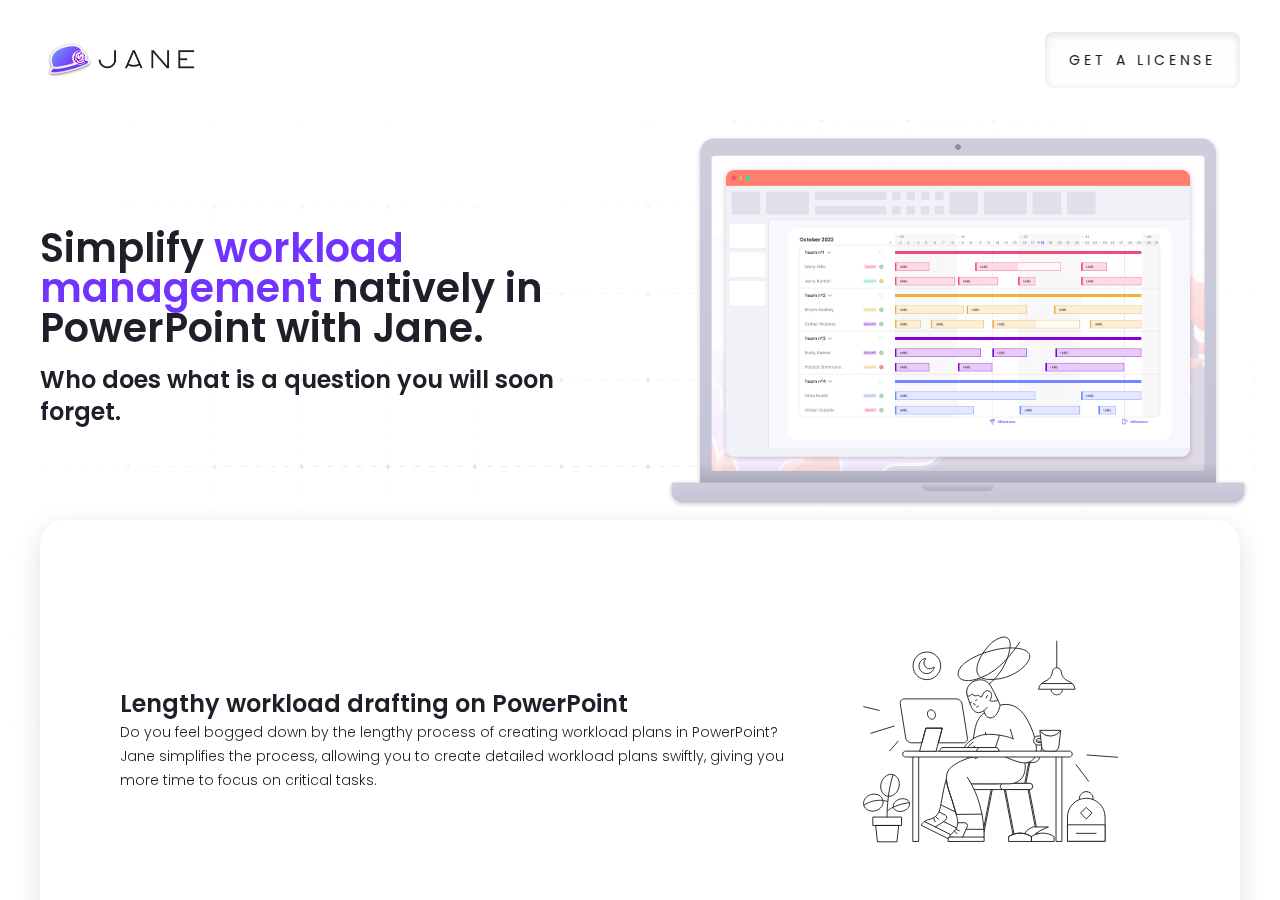
<file: use_cases/workload.html>
<!DOCTYPE html>
<html>

<head>
    <meta charset="utf-8" />
    <meta name="viewport" content="width=device-width, initial-scale=1.0" />
    <!-- Google tag (gtag.js) -->
    <script async src="https://www.googletagmanager.com/gtag/js?id=G-W6GSTQBQQJ"></script>
    <script>
        window.dataLayer = window.dataLayer || [];
        function gtag() { dataLayer.push(arguments); }
        gtag('js', new Date());
        gtag('config', 'G-W6GSTQBQQJ');
    </script>
    <title>Jane | Build and report your event planning in no time</title>
    <meta name="viewport" content="width=device-width" />
    <meta name="description"
        content="The easiest & fastest modern PowerPoint timeline & Gantt editor, directly accessible within PowerPoint." />
    <meta property="og:title" content="Jane | Build and report your workload management in no time" />
    <meta property="og:description"
        content="The easiest & fastest modern timeline & Gantt editor, directly accessible within PowerPoint." />
    <meta property="og:image" content="https://www.superjane.app/images/open_graph.png" />
    <meta property="og:image:alt" content="Jane: Build and report your workload management in no time" />
    <meta property="og:image:width" content="1200" />
    <meta property="og:image:height" content="630" />
    <meta name="twitter:title" content="Jane | Build and report your workload management in no time" />
    <meta name="twitter:description"
        content="The easiest & fastest modern timeline & Gantt editor, directly accessible within PowerPoint." />
    <meta name="twitter:url" content="https://www.superjane.app/?src=twitter" />
    <meta name="twitter:image:src" content="https://www.superjane.app/images/twitter.png" />
    <meta name="twitter:image:alt" content="Jane: Build and report your workload management in no time" />
    <link rel="stylesheet" type="text/css" href="../css/navigation.css?v=6" />
    <link rel="stylesheet" type="text/css" href="../css/style.css?v=6" />
    <link rel="stylesheet" type="text/css" href="../css/use_cases.css?v=6" />
    <link rel="stylesheet" type="text/css" href="../css/images.css?v=6" />
    <link rel="icon" href="../images/favicon.png" />
    <link rel="canonical" href="https://www.superjane.app/" />
    <style>
        @import url('https://fonts.googleapis.com/css2?family=Poppins:ital,wght@0,100;0,200;0,300;0,400;0,500;0,600;0,700;0,800;0,900;1,100;1,200;1,300;1,400;1,500;1,600;1,700;1,800;1,900&display=swap');
    </style>
    <script async src="https://tally.so/widgets/embed.js"></script>
</head>

<body id="body">
    <header>
        <a href="../index.html"><div id="logo" alt="Jane"></div></a>
        <a href="https://buy.stripe.com/7sI28b4nXfYY0nK4gg" target="_blank"><button class="button white_button" id="uc_button">Get a license</button></a>
    </header>



    <section class="content">
        <div class="hero">
            <div class="hero_text">
                <h1>Simplify <span>workload management</span> natively in PowerPoint with Jane.</h1>
                <h3>Who does what is a question you will soon forget.</h3>
            </div>
            <div class="hero_image workload"></div>
        </div>
        <section class="pain">
            <div class="pain_content left">
                <div class="pain_content_img pci_1 workload"></div>
                <div class="pain_content_text">
                    <h3>Lengthy workload drafting on PowerPoint</h3>
                    <p>Do you feel bogged down by the lengthy process of creating workload plans in PowerPoint? Jane simplifies the process, allowing you to create detailed workload plans swiftly, giving you more time to focus on critical tasks.</p>
                </div>
            </div>
            <div class="pain_content right">
                <div class="pain_content_img pci_2 workload"></div>
                <div class="pain_content_text">
                    <h3>Effortless task updates, not a burden anymore.</h3>
                    <p>Updating tasks in PowerPoint can be tough. Jane makes task updates a seamless and hassle-free process. Say goodbye to the frustration of tedious adjustments, and enjoy the ease of managing and updating tasks directly within PowerPoint.</p>
                </div>
            </div>
        </section>
        <section class="solution">
            <h2>Everybody needs help sometimes. <span>Jane</span> is here for you.</h2>
            <div class="solution_container">
                <div class="solution_content">
                    <div class="solution_content_img sci_1"></div>
                    <div class="solution_content_text">
                        <h3>Template Library</h3>
                        <p>Find the perfect workload management template without the lengthy search. Kickstart your planning process with professionally designed templates.</p>
                    </div>
                </div>
                <div class="solution_content">
                    <div class="solution_content_img sci_2"></div>
                    <div class="solution_content_text">
                        <h3>Auto-Resize magic</h3>
                        <p>No more struggles with resizing elements. Experience a seamless and automated system that maintains visual coherence without the time-consuming manual effort.</p>
                    </div>
                </div>
                <div class="solution_content">
                    <div class="solution_content_img sci_4"></div>
                    <div class="solution_content_text">
                        <h3>Native PowerPoint integration</h3>
                        <p>Embrace a unified platform for efficient workload management and presentation design. Enjoy the benefits of simplicity and familiarity in one powerful package.</p>
                    </div>
                </div>
            </div>
        </section>



        <section class="footer">
            <div class="pricing use_case_content">
                <h4>Ready to elevate your workload management process?</h4>
                <p class="pricing_text price_container"><span class="price stroked">150</span><span class="price real">100€</span>/year per user*</p>
                <p class="asterisk">*because you’re an early bird ♡</p>
                <ul class="pricing_benefits">
                    <li class="pricing_text">PowerPoint Add-on</li>
                    <li class="pricing_text">Unlimited charts</li>
                    <li class="pricing_text">Client support</li>
                    <li class="pricing_text">Product updates included</li>
                    <li class="pricing_text">Discount starting at 10+ users</li>
                </ul>
                <a href="https://buy.stripe.com/7sI28b4nXfYY0nK4gg" target="_blank"><button class="button white_button" id="button_4">Get a license</button></a>
                <p class="asterisk">7-day free trial included</p>
                <div id="contact_icon"></div>
            </div>
            <div class="bottom_links use_case_content"><a class="link bottom_link" href="../legal.html" target="_blank">Terms of services & privacy policy</a> • <a class="link bottom_link" href="../faq.html" target="_blank">Frequently Asked Questions</a></div>
        </section>

        <div id="uc_nav_list">
            <a class="uc_nav_item button left" href="event_planning.html">Event planning</a>
            <a class="uc_nav_item button active" href="workload.html">Workload management</a>
        </div>
    </section>
</body>
</file>
<file: css/navigation.css>
/*---------------- MENU ICON ----------------*/
#menu {
    float: right;
    position: relative;
    z-index: 1;
    width: 40px;
    height: 40px;
    margin: 40px 40px 0 0;
    border-radius: 4px;
    cursor: pointer;
    transition: all .2s ease-out;
}

/*---ICON---*/
.menu_icon {
    position: absolute;
    background-color: #201E28;
    height: 2px;
    border-radius: 2px;
    width: 12px;
    margin: 0;
    right: 9px;
    left: auto;
    transition: all .4s cubic-bezier(0, 0, 0, 1.28);
}
#men_1 {
    width: 18px;
    top: 9px;
}
#men_2 {
    width: 22px;
    top: 19px;
}
#men_3 {
    width: 16px;
    top: 29px;
}
#men_4 {
    width: 2px;
    top: 29px;
    right: 29px;
}

/*--- INTERACTION:HOVER ---*/
#menu:hover > #men_1 {
    width: 24px;
}
#menu:hover > #men_2 {
    width: 28px;
}
#menu:hover > #men_3 {
    width: 20px;
}
#menu:hover > #men_4 {
    right: 31px;
}

/*--- INTERACTION:CLICK ---*/
#menu.active > .menu_icon {
    right: calc(50% - 12px);
    top: calc(50% - 1px);
    width: 24px;
}
#menu.active > #men_1 {
    transform: rotate(45deg);
}
#menu.active > #men_2 {
    transform: rotate(-45deg);
}
#menu.active > #men_3, #menu.active > #men_4 {
    display: none;
}

/*--- INTERACTION:CLOSE HOVER ---*/
#menu.active:hover {
    box-shadow: inset 0 2px 4px #201E2822;
    background: linear-gradient(0deg, #201E2800, #201E2803);
}
#menu.active:hover > #men_1, #menu.active:hover > #men_2 {
    width: 20px;
    right: calc(50% - 10px);
}


/*---------------- MENU LIST ----------------*/
#menu_list {
    float: right;
    position: relative;
    z-index: 0;
    margin: 40px 0 0 0;
    height: 40px;
}
.menu_item {
    display: inline-block;
    cursor: pointer;
    pointer-events: none;
    width: 184px;
    height: 40px;
    line-height: 40px;
    text-align: center;
    color: #201E28;


    opacity: 0;
    transition: all .4s cubic-bezier(0, 0, 0, 1);
}
.menu_item:hover {
    letter-spacing: 6px;
}
/*--- INTERACTION ---*/
#menu_list.active > .menu_item {
    opacity: 1;
    width: 224px;
    pointer-events: all;
}
#menu_list.active > .menu_item.active {
    pointer-events: none;
    color: #8E8C9F;
}
#menu_list.active > .menu_item:after {
    display: block;
    margin-left: calc(50% - 2px);
    margin-top: 4px;
    opacity: 0;
    width: 4px;
    height: 4px;
    border-radius: 4px;
    background: #8E8C9F;
    content: "";
    transition: all .4s cubic-bezier(0, 0, 0, 1.28);
}
#menu_list.active > .menu_item.active:after {
    margin-top: 0;
    opacity: 1;
}


/*---------------- USE CASE NAVIGATION ----------------*/
#uc_nav_list {
    position: relative;
    width: 100%;
    text-align: center;
    z-index: 0;
    height: 40px;
}
.uc_nav_item {
    padding: 0 16px;
    line-height: 40px;
    color: #201E28;
}
.uc_nav_item.active {
    color: #8E8C9F;
    pointer-events: none;
}
.uc_nav_item.right:after,
.uc_nav_item.left:before {
    content:"";
    position: relative;
    display: inline-block;
    background-image: url(../images/icons/Arrow-hor.svg);
    background-size: cover;
    background-position: center;
    background-repeat: no-repeat;
    width: 24px;
    height: 12px;
    transition: all .4s cubic-bezier(0, 0, 0, 1.28);
}
.uc_nav_item.left:before {
    transform: rotate(180deg);
    margin-right: 4px;
}
.uc_nav_item.right:hover:after {
    transform: translateX(8px);
}
.uc_nav_item.left:hover:before {
    transform: rotate(180deg) translateX(8px);
}




/*---------------- PAGES & NAVIGATION ----------------*/
/*--- PAGE 1 ---*/
#page_1 {
    left: 0;
    z-index: 0;
}
#page_1.state2 {
    left: -50%;
    opacity: .16;
}
#page_1.state3 {
    left: -100%;
}
#page_1.state4 {
    left: -150%;
}

/*--- PAGE 2 ---*/
#page_2 {
    left: calc(100% - 64px);
    top: 40px;
    z-index: 1;
}
#page_2.state2 {
    left: 120px;
} 
#page_2.state3 {
    left: calc(-100% + 304px);
} 
#page_2.state4 {
    left: -100%;
}

/*--- PAGE 3 ---*/
#page_3 {
    left: 100%;
    z-index: 0;
}
#page_3.state2 {
    left: 50%;
    opacity: .16;
}
#page_3.state3 {
    left: 80px;
}
#page_3.state4 {
    left: -200px;
    opacity: 0;
}

/*--- PAGE 4 ---*/
#page_4 {
    left: 150%;
    z-index: 1;
}
#page_4.state3 {
    left: calc(100% - 64px);
}
#page_4.state4 {
    left: 40px;
}

/*--- INTERACTION ---*/
.navigation {
    background: transparent;
    position: absolute;
    height: 100%;
    top: 0;
    left: 0;
    width: 100%;
    cursor: pointer;
}
.nav_page_2 {
    width: 80px;
}
.nav_page_2.left {
    left: 0;
}
.nav_page_2.right {
    left: auto;
    right: 0;
}
#page_1.state1 > .navigation, #page_2.state2 > .navigation, #page_3.state3 > .navigation, #page_4.state4 > .navigation {
    display: none;
}
#page_1.state2:hover, #page_3.state2:hover {
    opacity: .5;
}


/*---------------- PAGE 2 ----------------*/
.arrow {
    width: 40px;
    height: 40px;
    position: relative;
    top: calc(50% - 20px);
    transition: all .6s cubic-bezier(0, 0, 0, 1);
}
#arrow_left {
    float: left;
    left: 12px;
}
#arrow_right {
    float: right;
    right: 12px;
}
.arrow_icon {
    background-color: white;
    float: left;
    height: 16px;
    border-radius: 2px;
    width: 2px;
    margin-top: 12px;
    transition: all .6s cubic-bezier(0, 0, 0, 1);
}
.arrow_icon.left {
    margin-left: 16px;
}
.arrow_icon.right {
    margin-left: 4px;
}
.nav_page_2:hover > .arrow > .arrow_icon {
    margin-left: 12px;
}
.nav_page_2:hover > #arrow_left {
    transform: translateX(12px);
}
.nav_page_2:hover > #arrow_right {
    transform: translateX(-12px);
}
#page_2.state1:hover {
    left: calc(100% - 88px);
}
#page_2.state3:hover {
    left: calc(-100% + 328px);
}




/*---------------- PAGE 3 ----------------*/






/*---------------- PAGE 4 ----------------*/
#page_4_nav_button {
    position: relative;
    display: flex;
    align-items: center;
    justify-content: center;
    height: 80px;
    width: 24px;
    top: calc(50% - 40px);
    background: white;
    border-radius: 0 24px 24px 0;
    box-shadow: 4px 2px 4px #201E2811;
}
#page_4_nav_button > img {
    width: 24px;
    height: 24px;
    transition: all .4s cubic-bezier(0, 0, 0, 1.28);
}
#page_4:hover.state3 {
    left: calc(100% - 80px);
}
.nav_page_4:hover > #page_4_nav_button > img {
    transform: rotate(180deg);
}


/*---------------- CAROUSEL ----------------*/
.page_2_nav {
    position: absolute;
    display: flex;
    flex-direction: column;
    align-items: center;
    justify-content: center;
    opacity: 0;
    visibility: hidden;
    gap: 24px;
    right: 0;
    top: 0;
    width: 80px;
    height: 100%;
}
#page_2.state2 > .page_2_nav {
    visibility: visible;
    opacity: 1;
}
.page_2_nav_button {
    width: 40px;
    height: 40px;
    display: flex;
    align-items: center;
    justify-content: center;
    cursor: pointer;
    transition: all .4s cubic-bezier(0, 0, 0, 1.28);
}
.page_2_nav_button > img {
    width: 32px;
    transition: all .4s cubic-bezier(0, 0, 0, 1.28);
}
.page_2_nav_button:hover {
    box-shadow: inset 0 2px 4px #00000050;
    background: linear-gradient(0deg, #00000000, #0000000A);
}
.page_2_nav_button:hover > img {
    width: 24px;
}

/*--- CAROUSEL PAGINATION ---*/
.page_2_nav_pagination {
    display: flex;
    flex-direction: column;
    gap: 16px;
}
.pagination {
    width: 4px;
    height: 4px;
    border-radius: 4px;
    border: 1px white solid;
    transition: all .4s cubic-bezier(0, 0, 0, 1);
    cursor: pointer;
}
.pagination.active {
    height: 24px;
    pointer-events: none;
}
.pagination:before {
    position: absolute;
    content: "";
    width: 20px;
    height: 20px;
    margin-left: -8px;
    margin-top: -8px;
}
.pagination:after {
    position: absolute;
    content: "";
    width: 4px;
    height: 4px;
    border-radius: 4px;
    background: #FFFFFF;
    visibility: hidden;
}
.pagination.active:after {
    visibility: visible;
    height: 24px;
    transition: height 8s linear;
}
</file>
<file: css/style.css>
/*---------------- BODY & HEADER ----------------*/
html {
    width: 100%;
    height: 100%;
    position: fixed;
    margin: 0;
    padding: 0;
    overflow: hidden;
}
body {
    margin: 0;
    padding: 0;
    width: 100%;
    height: 100%;
    background-color: white;
    font-family: Poppins, sans-serif;
    font-weight: 400;
}
::selection {
    color: white;
    background: #201E28;
}
::-moz-selection {
    color: white;
    background: #201E28;
}
header {
    width: 100%;
    height: 120px;
    display: inline-block;
    background-color: white;
    z-index: 2;
    position: fixed;
}
#logo {
    float: left;
    width: 160px;
    height: 40px;
    margin: 40px 0 0 40px;
    background-position: center;
    background-size: contain;
    background-repeat: no-repeat;
    cursor: pointer;
}



/*---------------- LOADER ----------------*/
#loader {
    position: fixed;
    width: 100%;
    height: 100%;
    background: #201E28F5;
    backdrop-filter: blur(16px);
    z-index: 3;
    transition: all .8s ease-out;
}
#loader.loaded {
    opacity: 0;
}
#loader.removed {
    display: none;
}
#loader_logo {
    display: inline-block;
    position: absolute;
    width: 360px;
    height: 80px;
    left: calc(50% - 120px);
    top: calc(50% - 40px);
    transform: translateY(80px);
    background-position: center;
    background-size: contain;
    background-repeat: no-repeat;
    opacity: 0;
    transition: .6s cubic-bezier(0, 0, 0, 1);
    filter: blur(16px);
}
#loader_logo:before {
    display: inline-block;
    content: "";
    width: 360px;
    height: 80px;
    background-position: right;
    background-size: contain;
    background-repeat: no-repeat;
    transform: translateX(-320px);
    opacity: 0;
    transition: .6s cubic-bezier(0, 0, 0, 1);
    filter: blur(16px);
}
#loader_logo.pop {
    transform: translateY(0);
}
#loader_logo.pop, #loader_logo.pop:before {
    opacity: 1;
    filter: blur(0);
}
#loader_logo.unpop {
    transform: translateX(200px);
    filter: blur(16px);
}
#loader_logo.unpop:before {
    transform: translateX(-840px);
    filter: blur(16px);
}




/*---------------- DESIGN TOKENS ----------------*/
.button {
    font-family: Poppins;
    font-size: 14px;
    font-weight: 400;
    text-transform: uppercase;
    letter-spacing: 4px;
    flex-shrink: 0;
}
.button:hover {
    color: #7333FF;
}
h1, h2 {
    color: #201E28;
    font-size: 40px;
    line-height: 40px;
    font-weight: 600;
    margin: 40px 0;
}
h1 > span, h2 > span {
    color: #7333FF;
}
h3 {
    color: #201E28;
    font-size: 24px;
    line-height: 32px;
    font-weight: 600;
    margin: 0;
}
h3 > span {
    color: #7388FF;
}
p, ul {
    font-weight: 300;
    font-size: 14px;
    line-height: 24px;
    margin: 0;
    color: #201E28;
}
b {
    font-weight: 600;
}
a {
    text-decoration: none;
}
.link {
    font-weight: 400;
    cursor: pointer;
    margin: 0;
    color: #8E8C9F;
    transition: all .2s ease-out;
}
.link:hover {
    color: #7333FF;
    letter-spacing: 1px;
}
button {
    cursor: pointer;
    height: 56px;
    padding: 0 24px;
    border: 0;
    border-radius: 8px;
    transition: all .2s ease-out;
    width: fit-content;
}
.white_button {
    background: linear-gradient(0deg, #201E2800, #201E2803), white;
    color: #201E28;
    box-shadow: inset 0 2px 8px #201E2822, 0 0 0 #201E2822;
}
.white_button:hover {
    /*background: linear-gradient(30deg, #7333FF, #7388FF);*/
    background: white;
    box-shadow: inset 0 0 0 #201E2822, 0 2px 16px #201E2822;
}
.black_button {
    background: linear-gradient(0deg, #00000000, #0000000A);
    color: white;
    box-shadow: inset 0 2px 8px #00000050, 0 0 0 #00000050;
}
.black_button:hover {
    background: linear-gradient(0deg, #FFFFFF00, #FFFFFF03);
    box-shadow: inset 0 0 0 #00000050, 0 2px 16px #00000050;
    color: #7388FF;
}





/*---------------- PAGES ----------------*/
.content {
    position: absolute;
    top: 120px;
    width: 100%;
    height: calc(100% - 120px);
}
.pages {
    position: absolute;
    display: inline-block;
    width: 100%;
    height: 100%;
    transition: all .6s cubic-bezier(0, 0, 0, 1);
}


/*--- PAGE 1 ---*/
#page_1 {
    background-image:url(../images/BG_page1.png);
    background-position: center;
    background-size: contain;
    background-repeat: no-repeat;
    perspective: 10000px;
}

.fullscreen_img {
    width: calc(100% - 80px);
    height: 100%;
    margin: 0 40px;
    position: absolute;
    background-size: contain;
    background-repeat: no-repeat;
    background-position: center;
    transform: rotateX(10deg) rotateY(-20deg) rotateZ(4deg);
    opacity: 0;
    transition: opacity 1s ease;
}
.bottom_content {
    position: absolute;
    bottom: 0;
    padding: 80px 40px;
    width: calc(100% - 80px);
    max-width: 100%;
    background: linear-gradient(0deg, #FFFFFFFF, #FFFFFF00);
}


/*--- PAGE 2 ---*/
#page_2 {
    width: calc(100% - 240px);
    height: calc(100% - 80px);
    overflow: hidden;
    border-radius: 24px;
    background: linear-gradient(30deg, #201E28, #363341);
    box-shadow: 0 8px 24px #201E2855;
}

h2.page_2_title {
    color: white;
    margin: 40px 80px 16px 80px;
    opacity: 0;
    transform: translateY(24px);
    transition: .6s all .6s cubic-bezier(0, 0, 0, 1);
}
#page_2.state2 > h2.page_2_title {
    opacity: 1;
    transform: translateY(0);
}

.page_2_content {
    position: absolute;
    display: flex;
    align-items: center;
    gap: 40px;
    right: 80px;
    width: calc(100% - 160px);
    height: calc(100% - 96px);
    transform: translateY(200px);
    opacity: 0;
    z-index: 0;
    transition: all .6s cubic-bezier(0, 0, 0, 1);
}
.page_2_content.active {
    transform: translateY(0);
    opacity: 1;
    z-index: 1;
}
.slide_img {
    width: 64%;
    height: 0;
    padding-top: 40%;
    background-size: cover;
    background-repeat: no-repeat;
    background-position: center;
    transform: translateY(120px);
    opacity: 0;
    transition: .6s all .4s cubic-bezier(0, 0, 0, 1);
}
.page_2_content.active > .slide_img {
    transform: translateY(0);
    opacity: 1;
}
.page_2_text {
    transform: translateY(80px);
    width: calc(36% - 40px);
    display: flex;
    flex-direction: column;
    align-items: left;
    justify-content: center;
    gap: 80px;
    opacity: 0;
    transition: .8s all .6s cubic-bezier(0, 0, 0, 1);
}
.page_2_content.active > .page_2_text {
    transform: translateY(0);
    opacity: 1;
    gap: 40px;
}
.page_2_text > h3 {
    color: white;
}
.page_2_text > p {
    width: 100%;
    font-size: 16px;
    font-weight: 400;
    color: #FFFFFFAA;
}


/*--- PAGE 3 ---*/
#page_3 {
    width: calc(100% - 160px);
    height: calc(100% - 24px);
    display: flex;
    flex-direction: column;
    justify-content: flex-start;
    align-items: center;
    gap: 40px;
    overflow: scroll;
    padding-bottom: 40px;
}

#page_3_content {
    position: relative;
    width: 80%;
    display: flex;
    flex-direction: row;
    justify-content: space-around;
    align-items: stretch;
    gap: 24px;
    flex-wrap: wrap;
    transition: all .4s cubic-bezier(0, 0, 0, 1);
}
.use_case {
    flex: 1 1 24%;
    min-width: 184px;
    background: linear-gradient(0deg, #201E2800, #201E2803), white;
    padding: 24px;
    border-radius: 16px;
    display: flex;
    flex-direction: column;
    justify-content: center;
    align-items: center;
    gap: 16px;
    text-align: center;
    box-shadow: inset 0 2px 8px #201E2822, 0 0 0 #201E2822;
    cursor: pointer;
    transition: all .4s cubic-bezier(0, 0, 0, 1);
}
.disabled_uc {
    pointer-events: none;
    box-shadow: inset 0 2px 4px #201E2811, 0 0 0 #201E2811;
}
.use_case:hover {
    box-shadow: inset 0 2px 4px #201E2811, 0 0 0 #201E2811;
}
.use_case:hover > .link {
    color: #7333FF;
    letter-spacing: 1px;
}
.use_case_icon {
    width: 48px;
    height: 48px;
    background: #201E28;
    mask-repeat: no-repeat;
    mask-position: center;
    mask-size: 48px;
    -webkit-mask-repeat: no-repeat;
    -webkit-mask-position: center;
    -webkit-mask-size: 48px;
    transition: all .2s ease-out;
}
.use_case:hover > .use_case_icon {
    mask-size: 40px;
    -webkit-mask-size: 40px;
    background: #7333FF;
}
.use_case_title {
    font-size: 20px;
}



/*--- PRICING ---*/
#page_4 {
    width: calc(100% - 80px);
    height: calc(100% - 24px);
    border-radius: 24px;
    background-color: white;
    background-image: url(../images/BG_page3.png), linear-gradient(0deg, #201E2800, #201E2803);
    background-position: center;
    background-size: contain;
    background-repeat: no-repeat;
    box-shadow: inset 0 2px 8px #201E2822, 0 0 0 #201E2822;
    display: flex;
    flex-direction: column;
    align-items: center;
    justify-content: center;
}

.pricing {
    width: 400px;
    margin-left: 60%;
    padding-bottom: 8px;
    background: white;
    border-radius: 24px;
    text-align: center;
    box-shadow: 0 8px 24px #201E2822;
    transition: all 1s cubic-bezier(0, 0, 0, 1);
    z-index: 1;
}
#page_4.state4 > .pricing {
    margin-left: 0;
    opacity: 1;
}
h4 {
    font-size: 12px;
    line-height: 24px;
    font-weight: 500;
    color: #8E8C9F;
    width: 100%;
    margin: 0;
    padding: 24px 0 23px 0;
    border-bottom: 1px #EFEEF5 solid;
}
.pricing {
    color: #201E28;
    font-weight: 400;
}
.price_container {
    height: 40px;
    margin-top: 24px;
}
.price {
    font-size: 40px;
    line-height: 40px;
}
.price.real {
    font-weight: 600;
    color: #7333FF;
}
.price.stroked {
    font-weight: 300;
    text-decoration: line-through;
    color: #C5C4D6;
    text-decoration-thickness: 2px;
}
.asterisk {
    font-size: 10px;
    color: #8E8C9F;
    font-style: italic;
}
.pricing_benefits {
    width: calc(100% - 128px);
    padding: 15px 16px 15px 32px;
    margin: 24px 40px;
    border-radius: 8px;
    border: 1px #EFEEF5 solid;
}
.pricing_benefits > li {
    text-align: left;
    text-decoration: dotted;

}
.pricing_benefits > li::marker {
    color: #C5C4D6;
}
#contact_icon {
    position: relative;
    left: calc(50% - 40px);
    width: 80px;
    height: 80px;
    background-size: contain;
    background-repeat: no-repeat;
}

.bottom_links {
    position: absolute;
    width: 100%;
    text-align: center;
    color: #C5C4D6;
    bottom: 0;
    opacity: 0;
    transition: .8s all .4s cubic-bezier(0, 0, 0, 1);
    z-index: 0;
}
.bottom_link {
    text-align: center;
    font-size: 12px;
    line-height: 24px;
    display: inline;
    transition: all .4s cubic-bezier(0, 0, 0, 1);
}
#page_4.state4 > .bottom_links {
    opacity: 1;
    bottom: 16px;
}











/*---------------- RESPONSIVE ----------------*/
@media screen and (max-width: 1200px) {
    .menu_item {
        width: auto;
        padding: 0;
        letter-spacing: 2px;
    }
    .menu_item:hover {
        letter-spacing: 2px;
    }
    #menu_list.active > .menu_item {
        width: auto;
        padding: 0 8px;
    }
}
@media screen and (max-width: 1024px) {
    #page_2 {
        overflow: scroll;
    }
    .page_2_content {
        flex-direction: column;
        gap: 16px;
    }
    .slide_img {
        width: 100%;
        padding-top: 64%;
    }
    .page_2_text {
        width: 100%;
    }
}
@media screen and (max-width: 800px) {
/*--- STRUCTURE & NAVIGATION ---*/
    html {
        position: relative;
        overflow-y: auto;
        overflow-x: hidden;
    }
    #menu, #menu_list, #uc_nav_list {
        display: none;
    }
    .footer {
        margin-bottom: 40px;
    }
    .pages {
        left: 0;
        position: relative;
    }
    #page_1 {
        left: 0;
        height: calc(100% - 64px);
    }
    #page_2 {
        left: 24px;
        width: calc(100% - 48px);
        height: auto;
        pointer-events: none;
    }
    #page_3 {
        top: 80px;
        left: 40px;
        width: calc(100% - 80px);
        height: auto;
    }
    #page_4 {
        top: 80px;
        left: 40px;
    }
    #page_4:after {
        content: "";
        display: block;
        position: absolute;
        height: 40px;
        width: 100%;
        top: 100%;
    }
    .navigation {
        display: none;
    }

/*--- CONTENT ---*/
    #button_1, .black_button, #button_3 {
        display: none;
    }
    #img_1 {
        margin: 0;
        width: 100%;
    }
    #img_2 {
        display: none;
    }
    .bottom_content {
        padding: 40px 24px;
    }
    /*---*/
    h2.page_2_title {
        opacity: 1;
        transform: translateY(0);
        margin: 40px 40px 16px 40px;
    }
    .page_2_content {
        position: relative;
        left: 0;
        float: left;
        width: calc(100% - 80px);
        height: auto;
        margin: 0 40px;
        opacity: 1;
        transform: translateY(0);
        padding-bottom: 40px;
    }
    .slide_img {
        opacity: 1;
        transform: translateY(0);
    }
    .page_2_text {
        transform: translateY(0);
        width: 100%;
        gap: 40px;
        opacity: 1;
    }
    .page_2_nav {
        display: none;
    }
    /*---*/
    #page_3_content {
        padding-bottom: 80px;
    }
    /*---*/
    .pricing {
        width: 90%;
        margin-left: 0;
        left: 5%;
        opacity: 1;
    }
}
</file>
<file: css/images.css>
/*------------ GLOBAL ------------*/
#logo {
    background-image:url(../images/logo.png);
}
#loader_logo {
    background-image:url(../images/loader-logo-2.png);
}
#loader_logo:before {
    background-image:url(../images/loader-logo-1.png);
}
#contact_icon {
    background-image:url(../images/logo-end.png);
}

/*------------ HOME PAGE ------------*/

/*--- Hero illustration ---*/
#img_1 {
    background-image: url(../images/main_illustration-1.png);
}
#img_2 {
    background-image: url(../images/main_illustration-2.png);
}
@media screen and (max-width: 800px) {
    #img_1 {
        background-image: url(../images/main_illustration_mob.png);
    }
}

/*--- Carousel ---*/
#slide_img_1 {
    background-image: url(../images/gif/powerpoint.gif);
}
#slide_img_2 {
    background-image: url(../images/gif/design.gif);
}
#slide_img_3 {
    background-image: url(../images/gif/branding.gif);
}
#slide_img_4 {
    background-image: url(../images/gif/resize.gif);
}
#slide_img_5 {
    background-image: url(../images/gif/templates.gif);
}
#slide_img_6 {
    background-image: url(../images/gif/ux.gif);
}

/*--- Use cases ---*/
#uc_icon_1 {
    mask-image: url(../images/icons/gantt.svg);
    -webkit-mask-image: url(../images/icons/gantt.svg);
}
#uc_icon_2 {
    mask-image: url(../images/icons/roadmap.svg);
    -webkit-mask-image: url(../images/icons/roadmap.svg);
}
#uc_icon_3 {
    mask-image: url(../images/icons/project_planning.svg);
    -webkit-mask-image: url(../images/icons/project_planning.svg);
}
#uc_icon_4 {
    mask-image: url(../images/icons/event_planning.svg);
    -webkit-mask-image: url(../images/icons/event_planning.svg);
}
#uc_icon_5 {
    mask-image: url(../images/icons/workload.svg);
    -webkit-mask-image: url(../images/icons/workload.svg);
}
#uc_icon_6 {
    mask-image: url(../images/icons/more.svg);
    -webkit-mask-image: url(../images/icons/more.svg);
}


/*------------ USE CASE PAGES ------------*/

/*--- Hero banners ---*/
.hero_image.gantt {
    background-image: url(../images/use_cases/hero-gantt.png);
}
.hero_image.roadmap {
    background-image: url(../images/use_cases/hero-roadmap.png);
}
.hero_image.project_planning {
    background-image: url(../images/use_cases/hero-project_planning.png);
}
.hero_image.event_planning {
    background-image: url(../images/use_cases/hero-event_planning.png);
}
.hero_image.workload {
    background-image: url(../images/use_cases/hero-workload.png);
}

/*--- Roadmap pain points ---*/
.pci_1.roadmap {
    background-image: url(../images/use_cases/resize.svg);
}
.pci_2.roadmap {
    background-image: url(../images/use_cases/drag_n_drop.svg);
}
/*--- Gantt charts pain points ---*/
.pci_1.gantt {
    background-image: url(../images/use_cases/add.svg);
}
.pci_2.gantt {
    background-image: url(../images/use_cases/drag_n_drop.svg);
}
/*--- Project planning pain points ---*/
.pci_1.project_planning {
    background-image: url(../images/use_cases/management.svg);
}
.pci_2.project_planning {
    background-image: url(../images/use_cases/drag_n_drop.svg);
}
/*--- Event planning pain points ---*/
.pci_1.event_planning {
    background-image: url(../images/use_cases/planning.svg);
}
.pci_2.event_planning {
    background-image: url(../images/use_cases/updates.svg);
}
/*--- Workload management pain points ---*/
.pci_1.workload {
    background-image: url(../images/use_cases/workload.svg);
}
.pci_2.workload {
    background-image: url(../images/use_cases/updates.svg);
}

/*--- Solutions (global) ---*/
.sci_1 {
    background-image: url(../images/use_cases/template.png);
}
.sci_2 {
    background-image: url(../images/use_cases/resize.png);
}
.sci_3 {
    background-image: url(../images/use_cases/drag_n_drop.png);
}
.sci_4 {
    background-image: url(../images/use_cases/powerpoint.png);
}
</file>
<file: css/legal.css>
#legal_body {
    overflow: hidden;
}
#logo > a {
    display: block;
    width: 100%;
    height: 100%;
}
#legal_title {
    margin: 120px 0 0 40px;
}
#legal_date {
    margin-left: 40px;
    font-size: 12px;
    line-height: 14px;
    font-weight: 300;
    color: #8E8C9F;
}
.tabs {
    float: right;
    margin: -40px 40px 0 0;
    padding: 8px;
    background: linear-gradient(0deg, #201E2800, #201E2803);
    box-shadow: inset 0 2px 8px #201E2822, 0 0 0 #201E2822;
    border-radius: 8px;
    height: 48px;
    width: 360px;
}
.nav_tab {
    float: left;
    width: 50%;
    line-height: 48px;
    text-align: center;
    border-radius: 4px;
    font-size: 14px;
    font-weight: 400;
    text-transform: uppercase;
    letter-spacing: 4px;
    color: #8E8C9F;
    transition: all .4s cubic-bezier(0, 0, 0, 1);
    cursor: pointer;
}
.nav_tab:hover {
    letter-spacing: 6px;
}
.nav_tab.active {
    color: #7333FF;
    background: white;
    box-shadow: 0 2px 8px #201E2822;
    pointer-events: none;
}


.legal_section {
    position: absolute;
    top: 200px;
    margin: 40px;
    padding: 40px;
    width: calc(100% - 160px);
    height: calc(100% - 360px);
    overflow-y: scroll;
    overflow-x: hidden;
    border-radius: 24px;
    background-image:url(../images/BG_page3.png), linear-gradient(0deg, #201E2800, #201E2803);
    background-position: center;
    background-size: contain;
    background-repeat: no-repeat;
    box-shadow: inset 0 2px 8px #201E2822, 0 0 0 #201E2822;
    opacity: 0;
    z-index: 0;
    transition: all .4s cubic-bezier(0, 0, 0, 1);
}
#terms {
    transform: translateX(-120px);
}
#privacy {
    transform: translateX(120px);
}
#faq {
    top: 160px;
    height: calc(100% - 320px);
}
#terms.active, #privacy.active, #faq.active {
    transform: translateX(0);
    opacity: 1;
    z-index: 1;
    transition: .4s all .1s cubic-bezier(0, 0, 0, 1);
}
.legal_list > li {
    margin-bottom: 24px;
    color: #201E28;
    font-size: 16px;
    line-height: 40px;
    font-weight: 500;
}
.legal_list > li::marker {
    color: #7333FF;
    font-weight: 600;
    letter-spacing: 2px;
}
.legal_list > li > p, ul {
    color: #8E8C9F;
    font-size: 14px;
    line-height: 24px;
    font-weight: 300;
}


@media screen and (max-width: 800px) {
    
    .tabs {
        float: none;
        margin: 40px 0 0 40px;
        width: calc(100% - 96px);
    }
    .legal_section {
        top: 280px;
        height: calc(100% - 440px);
    }
    #faq {
        top: 160px;
        height: calc(100% - 320px);
    }
}
</file>
<file: css/use_cases.css>
.content {
    overflow-y: scroll;
    overflow-x: hidden;
}
#uc_button {
    float: right;
    margin: 32px 40px 0 0;
}

/*---------------- CONTENT ----------------*/
.hero {
    width: calc(100% - 64px);
    height: 400px;
    display: flex;
    flex-direction: row;
    align-items: center;
    justify-content: center;
    gap: 24px;
    padding-left: 40px;
    padding-right: 24px;
}
.hero:before {
    content: "";
    position: absolute;
    top: 0;
    background-size: cover;
    background-position: top;
    background-repeat: no-repeat;
    background-image: url(../images/BG_page1.png);
    z-index: -1;
    width: 100%;
    height: 100%;
    mask: linear-gradient(0deg,
    rgba(0,0,0,0) 00%, rgba(0,0,0,1) 50%);
    -webkit-mask: linear-gradient(0deg,
    rgba(0,0,0,0) 00%, rgba(0,0,0,1) 50%);
}
.hero_image {
    flex: 1 0 0;
    height: 100%;
    background-size: contain;
    background-position: center;
    background-repeat: no-repeat;
}
.hero_text {
    flex: 1 0 0;
}
.hero_text > h1 {
    margin: 16px 0;
}

/*--- RESPONSIVE ---*/
@media screen and (max-width: 800px) {
    .hero {
        flex-direction: column-reverse;
        margin-bottom: 40px;
        height: auto;
    }
    .hero_image {
        width: 100%;
        height: 0;
        padding-top: 60%;
        flex: none;
    }
}



/*--- PAIN ---*/
.pain {
    width: calc(100% - 240px);
    margin: 0 40px 40px 40px;
    padding: 80px;
    border-radius: 24px;
    background: white;
    box-shadow: 0 8px 24px #201E2822;
    display: flex;
    flex-direction: column;
    gap: 24px;
    align-items: center;
    justify-content: center;
}
.pain_content {
    display: flex;
    flex-direction: row;
    align-items: center;
    justify-content: center;
    gap: 24px;
    width: 100%;
}
.pain_content.left {
    flex-direction: row-reverse;
}
.pain_content_img {
    height: 280px;
    background-position: center;
    background-size: 110%;
    background-repeat: no-repeat;
    transition: all .2s ease-out;
    flex: 1 0 0;
}
.pain_content_text {
    flex: 2 0 0;
}


/*--- SOLUTION ---*/
.solution {
    width: calc(100% -80px);
    margin: 0 40px 40px 40px;
    display: flex;
    flex-direction: column;
    gap: 24px;
    align-items: center;
    justify-content: center;
}
.solution_container {
    display: flex;
    flex-direction: row;
    align-items: flex-start;
    justify-content: space-around;
    gap: 24px;
    width: 100%;
}
.solution_content {
    flex: 1 0 0;
    display: flex;
    flex-direction: column;
    align-items: center;
    justify-content: center;
    gap: 24px;
}
.solution_content_img {
    height: 240px;
    width: 240px;
    flex: none;
    background-position: center;
    background-size: 100%;
    background-repeat: no-repeat;
    transition: all .2s ease-out;
}
.solution_content_img:hover {
    background-size: 102%;
}
.solution_content_text {
    flex: none;
    text-align: center;
}
.solution > h2 {
    text-align: center;
}

/*--- RESPONSIVE ---*/
@media screen and (max-width: 800px) {
    .pain_content, .pain_content.left {
        flex-direction: column;
    }
    .pain_content_img {
        width: 100%;
        flex: none;
        background-size: contain;
    }
    .solution_container {
        flex-direction: column;
        align-items: center;
    }
}


/*---------------- BOTTOM SECTION ----------------*/
.footer {
    position: relative;
    width: calc(100% - 80px);
    height: calc(100% - 40px);
    left: 40px;
    border-radius: 24px;
    background-color: white;
    background-image: url(../images/BG_page3.png), linear-gradient(0deg, #201E2800, #201E2803);
    background-position: center;
    background-size: contain;
    background-repeat: no-repeat;
    box-shadow: inset 0 2px 8px #201E2822, 0 0 0 #201E2822;
    display: flex;
    flex-direction: column;
    align-items: center;
    justify-content: center;
}
.pricing.use_case_content {
    margin-left: 0;
}
.bottom_links.use_case_content {
    opacity: 1;
    bottom: 16px;
}
</file>
